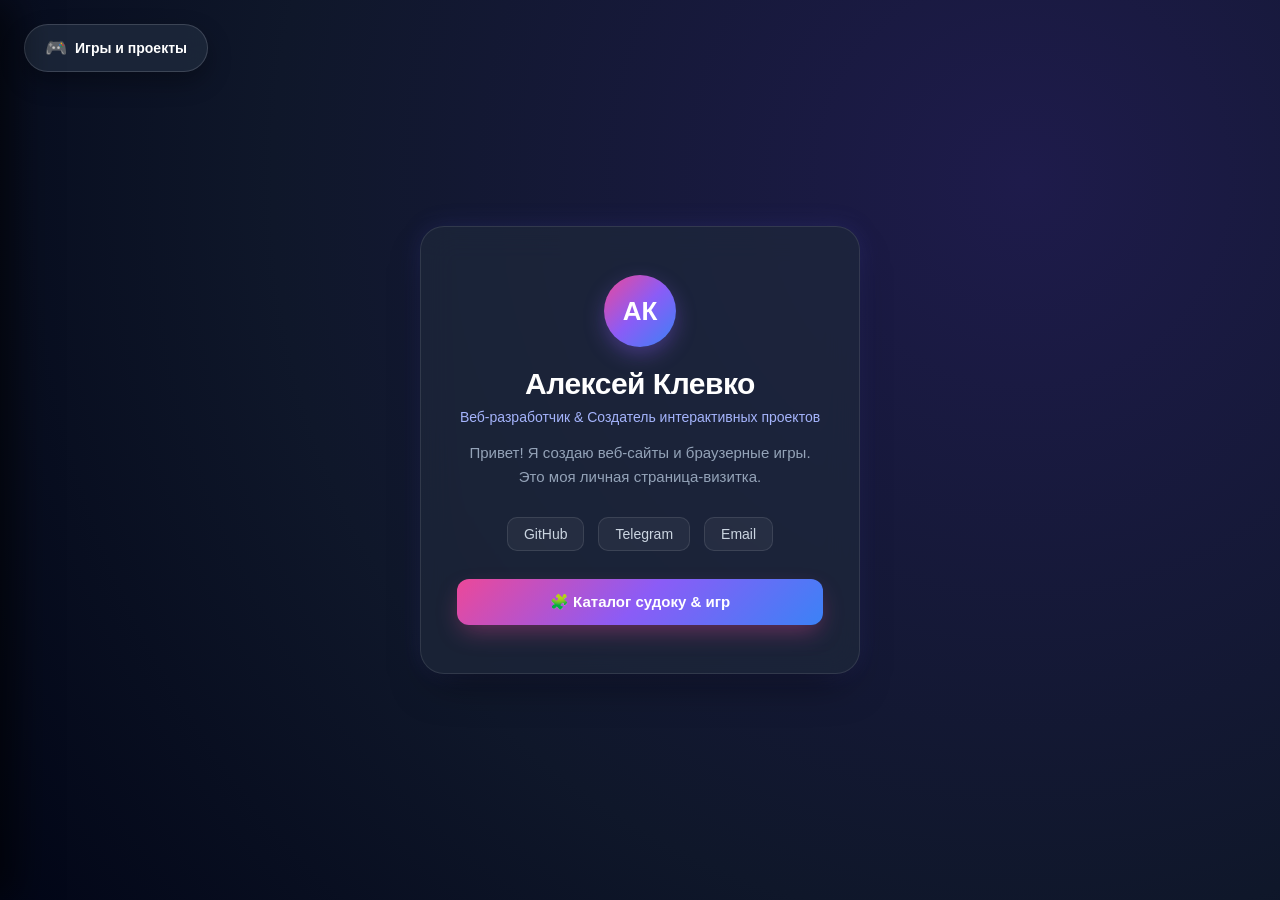
<file: src/index.html>
<!DOCTYPE html>
<html lang="ru">
<head>
    <meta charset="UTF-8">
    <meta name="viewport" content="width=device-width, initial-scale=1.0">
    <title>Алексей Клевко | Визитка & Проекты</title>
    <link rel="stylesheet" href="css/style.css">
</head>
<body>

    <!-- Кнопка вызова боковой панели слева -->
    <button id="open-drawer-btn" class="drawer-toggle-btn" aria-label="Открыть проекты и игры">
        <span class="btn-icon">🎮</span>
        <span class="btn-text">Игры и проекты</span>
    </button>

    <!-- Основная карточка-визитка -->
    <main class="card">
        <div class="avatar-circle">АК</div>
        <h1>Алексей Клевко</h1> 
        <p class="tagline">Веб-разработчик & Создатель интерактивных проектов</p>
        <p class="bio">Привет! Я создаю веб-сайты и браузерные игры. Это моя личная страница-визитка.</p>
        
        <div class="links">
            <a href="https://github.com" target="_blank" rel="noopener">GitHub</a>
            <a href="https://t.me" target="_blank" rel="noopener">Telegram</a>
            <a href="mailto:your-email@example.com">Email</a>
        </div>

        <button id="quick-play-btn" class="quick-play-link">
            <span>🧩 Каталог судоку & игр</span>
        </button>
    </main>

    <!-- Затемнение фона при открытом меню -->
    <div id="drawer-backdrop" class="drawer-backdrop"></div>

    <!-- Боковая панель слева -->
    <aside id="side-drawer" class="side-drawer" aria-hidden="true">
        <div class="drawer-header">
            <div class="drawer-title-group">
                <span class="drawer-icon">🎮</span>
                <h2>Каталог игр</h2>
            </div>
            <button id="close-drawer-btn" class="drawer-close-btn" aria-label="Закрыть панель">&times;</button>
        </div>

        <div class="drawer-content">
            <!-- Категория 1: Судоку -->
            <div class="category-block">
                <div class="category-header">
                    <span class="category-icon">🧩</span>
                    <span class="category-title">Категория: Судоку</span>
                </div>

                <!-- Главная игра: Super Sudoku (8 в 1) -->
                <div class="project-card featured">
                    <div class="card-badge">Хит • 8 в 1</div>
                    <div class="card-preview sudoku-preview">
                        <span class="preview-mini-grid">🧩</span>
                    </div>
                    <h3>Super Sudoku</h3>
                    <p>Грандиозный кольцевой пазл из 8 пересекающихся видов судоку. Общие блоки 3×3, режим Quick Focus для смартфонов и ПК!</p>
                    <div class="card-tags">
                        <span>Кольцо 8-в-1</span>
                        <span>576 ячеек</span>
                        <span>Carykh</span>
                    </div>
                    <a href="sudoku.html?mode=super" class="btn-play">
                        <span>Играть в Super Sudoku</span>
                        <svg width="18" height="18" viewBox="0 0 24 24" fill="none" stroke="currentColor" stroke-width="2" stroke-linecap="round" stroke-linejoin="round"><path d="M5 12h14M12 5l7 7-7 7"/></svg>
                    </a>
                </div>

                <!-- 8 судоку по отдельности -->
                <div class="standalone-sudoku-block">
                    <div class="standalone-header">
                        <h4>8 судоку по отдельности:</h4>
                        <span class="standalone-subtitle">Играйте в любой вариант 9×9 автономно</span>
                    </div>
                    
                    <div class="standalone-grid">
                        <a href="single-sudoku.html?variant=normal" class="variant-item-link item-normal" title="Играть в Normal Sudoku">
                            <span class="item-dot"></span>
                            <span class="item-title">Normal Sudoku</span>
                            <span class="item-tag">Классика →</span>
                        </a>
                        <a href="single-sudoku.html?variant=comparison" class="variant-item-link item-comparison" title="Играть в >Sudoku<">
                            <span class="item-dot"></span>
                            <span class="item-title">&gt;Sudoku&lt;</span>
                            <span class="item-tag">Неравенства →</span>
                        </a>
                        <a href="single-sudoku.html?variant=killer" class="variant-item-link item-killer" title="Играть в Killer Sudoku">
                            <span class="item-dot"></span>
                            <span class="item-title">Killer Sudoku</span>
                            <span class="item-tag">Суммы →</span>
                        </a>
                        <a href="single-sudoku.html?variant=sudoku_x" class="variant-item-link item-sudoku_x" title="Играть в Sudoku X">
                            <span class="item-dot"></span>
                            <span class="item-title">Sudoku X</span>
                            <span class="item-tag">Диагонали →</span>
                        </a>
                        <a href="single-sudoku.html?variant=offset" class="variant-item-link item-offset" title="Играть в Offset Sudoku">
                            <span class="item-dot"></span>
                            <span class="item-title">Offset Sudoku</span>
                            <span class="item-tag">Цвета →</span>
                        </a>
                        <a href="single-sudoku.html?variant=strange_boxes" class="variant-item-link item-strange_boxes" title="Играть в Strange Boxes">
                            <span class="item-dot"></span>
                            <span class="item-title">Strange Boxes</span>
                            <span class="item-tag">Jigsaw →</span>
                        </a>
                        <a href="single-sudoku.html?variant=consecutive" class="variant-item-link item-consecutive" title="Играть в Consecutive Sudoku">
                            <span class="item-dot"></span>
                            <span class="item-title">Consecutive</span>
                            <span class="item-tag">Мостики →</span>
                        </a>
                        <a href="single-sudoku.html?variant=addition" class="variant-item-link item-addition" title="Играть в Addition Sudoku">
                            <span class="item-dot"></span>
                            <span class="item-title">Addition Sudoku</span>
                            <span class="item-tag">Суммарное →</span>
                        </a>
                    </div>
                </div>
            </div>

            <!-- Категория 2: Другие игры -->
            <div class="category-block">
                <div class="category-header">
                    <span class="category-icon">🎲</span>
                    <span class="category-title">Категория: Другие игры</span>
                </div>
                <div class="project-card upcoming">
                    <div class="card-badge coming-soon">В разработке</div>
                    <h3>Новые головоломки</h3>
                    <p>Здесь появятся логические мини-игры (2048, Нонограммы, Сапер и др.).</p>
                </div>
            </div>
        </div>
    </aside>

    <script src="js/main.js"></script>
</body>
</html>
</file>
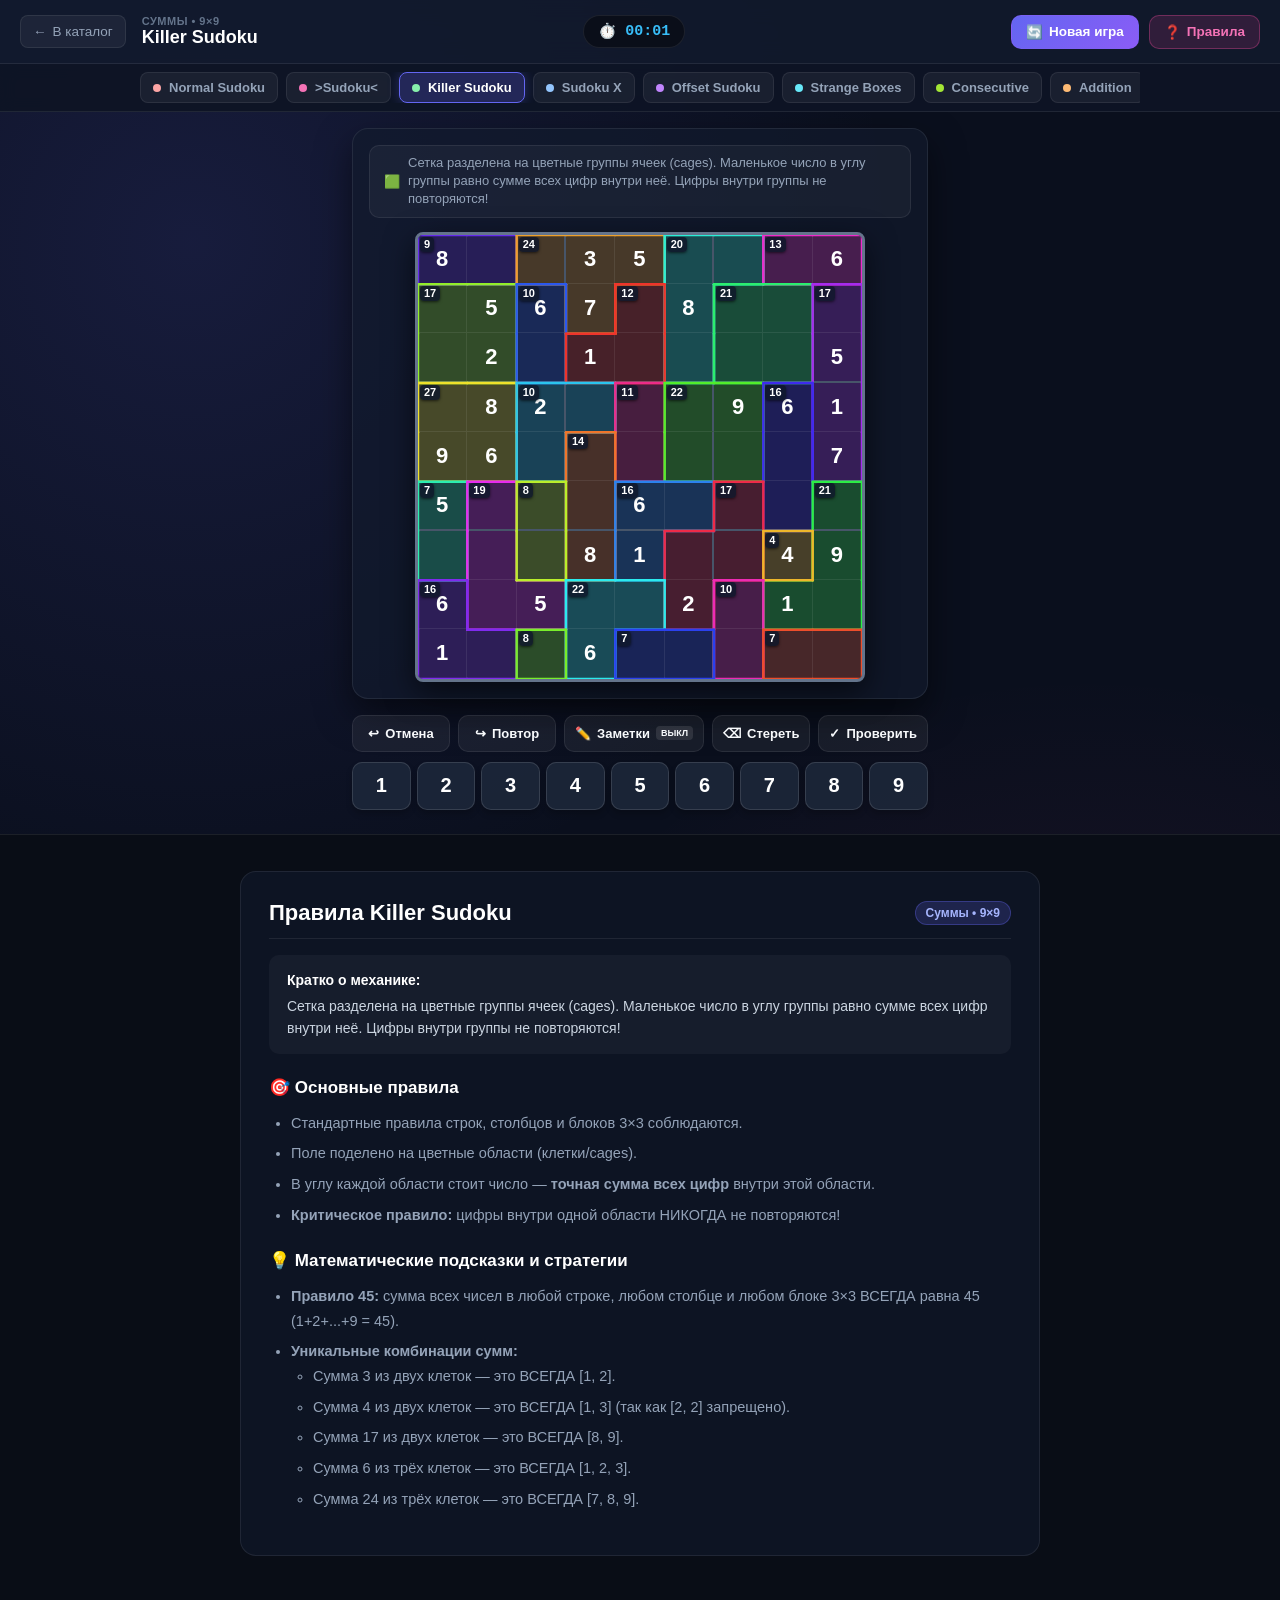
<file: src/single-sudoku.html>
<!DOCTYPE html>
<html lang="ru">
<head>
    <meta charset="UTF-8">
    <meta name="viewport" content="width=device-width, initial-scale=1.0, maximum-scale=1.0, user-scalable=no">
    <title>Одиночные судоку 9×9 | Игры Алексея Клевко</title>
    <link rel="stylesheet" href="css/single-sudoku.css">
</head>
<body>

    <!-- Шапка страницы -->
    <header class="single-header">
        <div class="header-left">
            <a href="index.html" class="btn-back" title="Вернуться на главную">
                <span class="icon">←</span>
                <span class="text">В каталог</span>
            </a>
            <div class="title-group">
                <span class="game-type-badge" id="game-badge">Одиночный режим 9×9</span>
                <h1 class="game-heading" id="game-heading">Killer Sudoku</h1>
            </div>
        </div>

        <div class="header-center">
            <div class="timer-box" id="timer-box">
                <span class="timer-icon">⏱️</span>
                <span id="timer-text">00:00</span>
            </div>
        </div>

        <div class="header-right">
            <button id="btn-new-game" class="header-action-btn primary" title="Новая случайная партия">
                <span class="btn-icon">🔄</span>
                <span class="btn-text">Новая игра</span>
            </button>
            <button id="btn-open-rules" class="header-action-btn rules-btn" title="Смотреть правила">
                <span class="btn-icon">❓</span>
                <span class="btn-text">Правила</span>
            </button>
        </div>
    </header>

    <!-- Полоса быстрого переключения между 8 вариантами судоку -->
    <nav class="variant-navbar" aria-label="Выбор варианта судоку">
        <div class="navbar-scroll">
            <button class="nav-variant-btn" data-variant="normal">
                <span class="variant-dot dot-normal"></span>
                <span>Normal Sudoku</span>
            </button>
            <button class="nav-variant-btn" data-variant="comparison">
                <span class="variant-dot dot-comparison"></span>
                <span>&gt;Sudoku&lt;</span>
            </button>
            <button class="nav-variant-btn active" data-variant="killer">
                <span class="variant-dot dot-killer"></span>
                <span>Killer Sudoku</span>
            </button>
            <button class="nav-variant-btn" data-variant="sudoku_x">
                <span class="variant-dot dot-sudoku_x"></span>
                <span>Sudoku X</span>
            </button>
            <button class="nav-variant-btn" data-variant="offset">
                <span class="variant-dot dot-offset"></span>
                <span>Offset Sudoku</span>
            </button>
            <button class="nav-variant-btn" data-variant="strange_boxes">
                <span class="variant-dot dot-strange_boxes"></span>
                <span>Strange Boxes</span>
            </button>
            <button class="nav-variant-btn" data-variant="consecutive">
                <span class="variant-dot dot-consecutive"></span>
                <span>Consecutive</span>
            </button>
            <button class="nav-variant-btn" data-variant="addition">
                <span class="variant-dot dot-addition"></span>
                <span>Addition</span>
            </button>
            <a href="sudoku.html" class="nav-variant-btn link-super" title="Открыть кольцевое Super Sudoku 8-в-1">
                <span>🧩 Super Sudoku (8 в 1) →</span>
            </a>
        </div>
    </nav>

    <!-- Игровая область: только одна сетка 9х9 -->
    <main class="single-game-layout">
        <div class="board-card">
            <!-- Краткое описание правил над полем -->
            <div class="board-subtitle-banner" id="board-subtitle-banner">
                <span class="banner-icon" id="banner-icon">🟩</span>
                <span class="banner-desc" id="banner-desc">Поле поделено на цветные области. Сумма цифр внутри области указана в углу.</span>
            </div>

            <!-- Контейнер сетки 9х9 с SVG слоем -->
            <div class="single-board-container" id="single-board-container">
                <svg id="single-svg-layer" class="single-svg-layer" viewBox="0 0 450 450">
                    <g id="svg-diagonals"></g>
                    <g id="svg-cages"></g>
                    <g id="svg-bridges"></g>
                    <g id="svg-inequalities"></g>
                    <g id="svg-jigsaw-borders"></g>
                    <g id="svg-addition-math"></g>
                </svg>

                <div class="single-cells-grid" id="single-cells-grid"></div>
            </div>
        </div>

        <!-- Панель управления и клавиатура -->
        <section class="single-keypad">
            <div class="keypad-toolbar">
                <button id="tool-undo" class="tool-btn" title="Отменить ход">
                    <span class="icon">↩</span>
                    <span>Отмена</span>
                </button>
                <button id="tool-redo" class="tool-btn" title="Повторить ход">
                    <span class="icon">↪</span>
                    <span>Повтор</span>
                </button>
                <button id="tool-pencil" class="tool-btn pencil-toggle" title="Режим заметок (Space/N)">
                    <span class="icon">✏️</span>
                    <span>Заметки</span>
                    <span class="pencil-state" id="pencil-state">ВЫКЛ</span>
                </button>
                <button id="tool-erase" class="tool-btn" title="Стереть цифру">
                    <span class="icon">⌫</span>
                    <span>Стереть</span>
                </button>
                <button id="tool-check" class="tool-btn check-btn" title="Проверить ошибки">
                    <span class="icon">✓</span>
                    <span>Проверить</span>
                </button>
            </div>

            <div class="digits-row">
                <button class="digit-key" data-digit="1">1</button>
                <button class="digit-key" data-digit="2">2</button>
                <button class="digit-key" data-digit="3">3</button>
                <button class="digit-key" data-digit="4">4</button>
                <button class="digit-key" data-digit="5">5</button>
                <button class="digit-key" data-digit="6">6</button>
                <button class="digit-key" data-digit="7">7</button>
                <button class="digit-key" data-digit="8">8</button>
                <button class="digit-key" data-digit="9">9</button>
            </div>
        </section>
    </main>

    <!-- Подробный блок правил выбранного судоку внизу -->
    <footer class="single-rules-section">
        <div class="rules-card-detailed" id="rules-card-detailed">
            <div class="rules-title-row">
                <h2 id="rules-detailed-title">Правила Killer Sudoku</h2>
                <span class="rules-tag" id="rules-detailed-tag">9×9 Головоломка</span>
            </div>
            
            <div class="rules-summary-box">
                <strong style="color: #fff;">Кратко о механике:</strong>
                <p id="rules-detailed-summary">Заполните сетку числами от 1 до 9 в каждой строке, каждом столбце и блоке 3×3. Числа в пунктирных областях должны в сумме давать число в углу.</p>
            </div>

            <div class="rules-full-content" id="rules-detailed-content">
                <!-- Подробные правила и стратегии решения -->
            </div>
        </div>
    </footer>

    <!-- Модальное окно правил -->
    <div class="modal-backdrop" id="modal-rules">
        <div class="modal-dialog">
            <div class="modal-header">
                <div class="modal-title-group">
                    <span class="modal-icon">❓</span>
                    <h3 id="modal-rules-title">Правила игры</h3>
                </div>
                <button class="modal-close-btn" data-close-modal="modal-rules">&times;</button>
            </div>
            <div class="modal-body" id="modal-rules-body">
                <!-- Контент модалки -->
            </div>
        </div>
    </div>

    <!-- Модальное окно новой игры -->
    <div class="modal-backdrop" id="modal-new-game">
        <div class="modal-dialog modal-small">
            <div class="modal-header">
                <div class="modal-title-group">
                    <span class="modal-icon">🔄</span>
                    <h3>Новая игра</h3>
                </div>
                <button class="modal-close-btn" data-close-modal="modal-new-game">&times;</button>
            </div>
            <div class="modal-body">
                <p>Выберите уровень сложности для генерации новой партии:</p>
                <div class="difficulty-list">
                    <button class="diff-btn" data-diff="diff_85">
                        <strong>Новичок (85% заполнено)</strong>
                        <span>Открыто ~69 цифр из 81. Очень комфортный старт.</span>
                    </button>
                    <button class="diff-btn featured" data-diff="diff_70">
                        <strong>Легкая (70% заполнено)</strong>
                        <span>Открыто ~57 цифр. Множество подсказок.</span>
                    </button>
                    <button class="diff-btn" data-diff="diff_55">
                        <strong>Средняя (55% заполнено)</strong>
                        <span>Открыто ~45 цифр. Сбалансированный вызов.</span>
                    </button>
                    <button class="diff-btn" data-diff="diff_40">
                        <strong>Сложная (40% заполнено)</strong>
                        <span>Открыто ~32 цифры. Упор на логику варианта.</span>
                    </button>
                    <button class="diff-btn" data-diff="diff_30">
                        <strong>Эксперт (30% заполнено)</strong>
                        <span>Открыто ~24 цифры. Глубокий логический анализ.</span>
                    </button>
                </div>
            </div>
        </div>
    </div>

    <!-- Модальное окно победы -->
    <div class="modal-backdrop" id="modal-victory">
        <div class="modal-dialog modal-small victory-dialog">
            <div class="victory-icon">🏆</div>
            <h2>Судоку решено!</h2>
            <p>Отличная работа! Вы успешно заполнили поле без единой ошибки.</p>
            <div class="victory-time-box">
                <span>Время решения:</span>
                <strong id="victory-time">00:00</strong>
            </div>
            <button class="btn-primary" id="btn-victory-restart">Сыграть ещё раз</button>
        </div>
    </div>

    <!-- Toast уведомления -->
    <div class="toast-box" id="toast-box"></div>

    <script src="js/single-sudoku.js"></script>
</body>
</html>
</file>
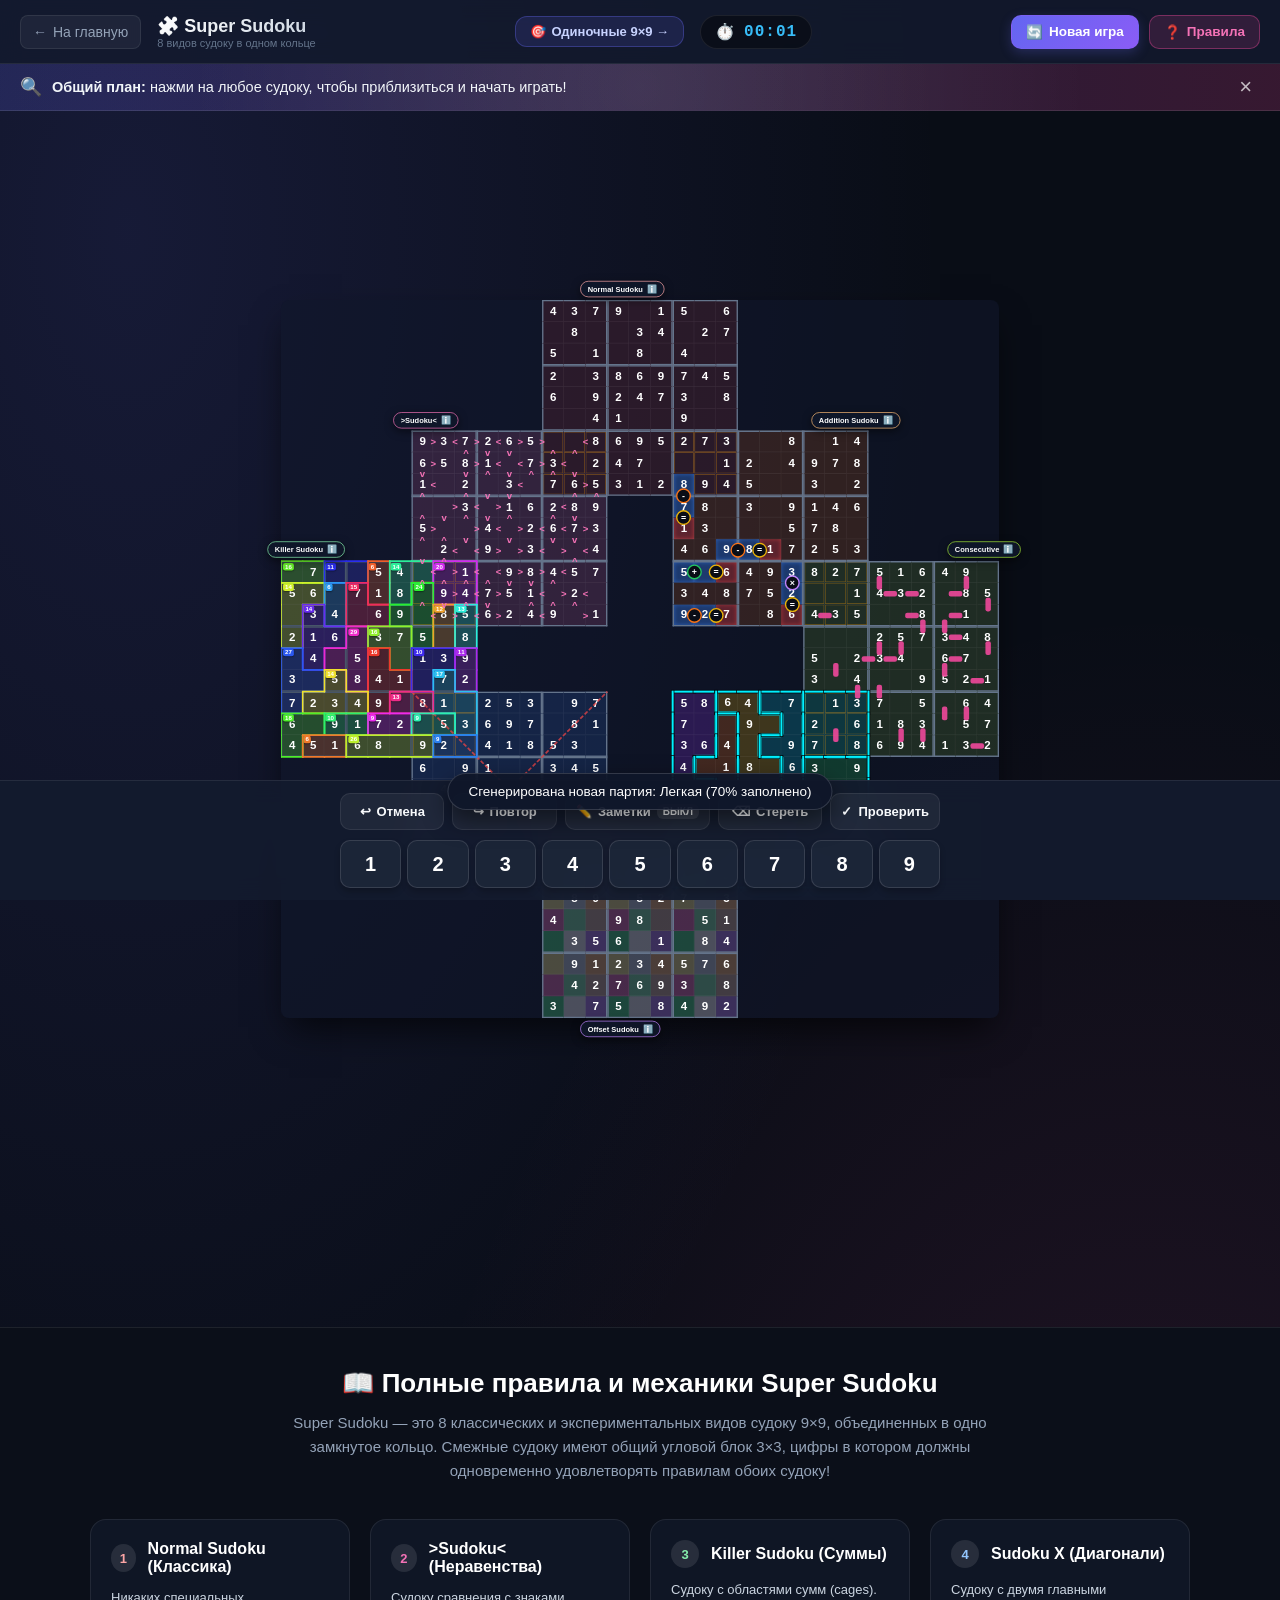
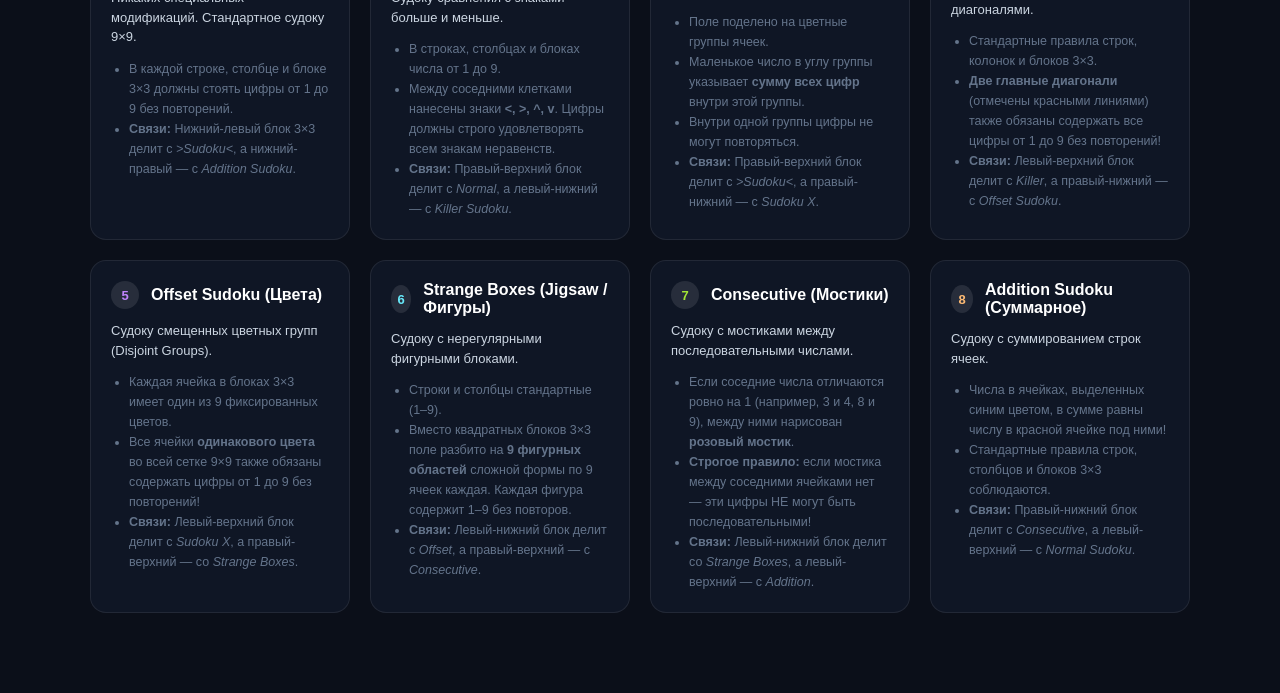
<file: src/sudoku.html>
<!DOCTYPE html>
<html lang="ru">
<head>
    <meta charset="UTF-8">
    <meta name="viewport" content="width=device-width, initial-scale=1.0, maximum-scale=1.0, user-scalable=no">
    <title>Super Sudoku (8 в 1) | Мега-головоломка</title>
    <link rel="stylesheet" href="css/sudoku.css">
</head>
<body class="mode-overview">

    <!-- Верхняя панель управления (Header) -->
    <header class="game-header">
        <div class="header-left">
            <a href="index.html" class="btn-back-home" title="Вернуться на главную">
                <span class="icon">←</span>
                <span class="text">На главную</span>
            </a>
            <div class="game-title-group">
                <h1 class="game-title" id="main-page-title">🧩 Super Sudoku</h1>
                <span class="game-subtitle" id="main-page-subtitle">8 видов судоку в одном кольце</span>
            </div>
        </div>

        <div class="header-center">
            <!-- Ссылка на одиночные судоку -->
            <a href="single-sudoku.html" class="header-single-link" title="Открыть 8 вариантов судоку 9×9 автономно">
                <span class="link-icon">🎯</span>
                <span class="link-text">Одиночные 9×9 →</span>
            </a>

            <div class="timer-badge" id="timer-display" title="Время игры">
                <span class="timer-icon">⏱️</span>
                <span id="timer-text">00:00</span>
            </div>
        </div>

        <div class="header-right">
            <button id="btn-new-game" class="header-btn primary" title="Начать новую игру">
                <span class="btn-icon">🔄</span>
                <span class="btn-text">Новая игра</span>
            </button>
            <button id="btn-open-rules" class="header-btn rules-btn" title="Смотреть правила игры" aria-label="Правила игры">
                <span class="rules-badge">❓</span>
                <span class="btn-text">Правила</span>
            </button>
        </div>
    </header>

    <!-- Баннер начального общего плана (Overview) -->
    <div class="overview-banner" id="overview-banner">
        <div class="banner-pulse"></div>
        <span class="banner-icon">🔍</span>
        <span class="banner-text"><strong>Общий план:</strong> нажми на любое судоку, чтобы приблизиться и начать играть!</span>
        <button id="overview-banner-close" class="banner-close-btn" title="Скрыть подсказку" aria-label="Скрыть подсказку">&times;</button>
    </div>

    <!-- Панель быстрой навигации и фокусировки (Focus Navigation Bar) -->
    <div class="focus-bar" id="focus-bar">
        <button id="btn-back-overview" class="btn-focus-back" title="Вернуться к общему виду всех 8 судоку">
            <span class="btn-icon">🔍</span>
            <span class="btn-text">Общий план</span>
        </button>

        <div class="focus-title-group">
            <span class="focus-badge" id="focus-badge">1 / 8</span>
            <span class="focus-title" id="focus-title">Normal Sudoku</span>
            <button class="btn-variant-info" id="focus-variant-info-btn" title="Правила этого варианта">
                ℹ️ Правила
            </button>
        </div>

        <div class="focus-nav-controls">
            <button class="nav-arrow-btn" id="nav-prev-btn" title="Предыдущее судоку (против часовой)">⬅️</button>
            <select id="quick-jump-select" class="quick-jump-select" aria-label="Выбор активного судоку">
                <option value="normal">1. Normal Sudoku (Сверху)</option>
                <option value="comparison">2. >Sudoku< (Сверху-слева)</option>
                <option value="killer">3. Killer Sudoku (Слева)</option>
                <option value="sudoku_x">4. Sudoku X (Снизу-слева)</option>
                <option value="offset">5. Offset Sudoku (Снизу)</option>
                <option value="strange_boxes">6. Strange Boxes (Снизу-справа)</option>
                <option value="consecutive">7. Consecutive Sudoku (Справа)</option>
                <option value="addition">8. Addition Sudoku (Сверху-справа)</option>
            </select>
            <button class="nav-arrow-btn" id="nav-next-btn" title="Следующее судоку (по часовой)">➡️</button>
        </div>
    </div>

    <!-- Основная игровая зона -->
    <main class="game-viewport" id="game-viewport">
        <!-- Контейнер масштабирования и центрирования поля -->
        <div class="board-wrapper" id="board-wrapper">
            <!-- Сетка 33x33 с SVG наложением -->
            <div class="board-container" id="board-container">
                <!-- SVG-слой для мостиков, неравенств, рамок сумм, диагоналей -->
                <svg id="board-svg-layer" class="board-svg" viewBox="0 0 1056 1056" preserveAspectRatio="none">
                    <defs>
                        <linearGradient id="diagGrad" x1="0%" y1="0%" x2="100%" y2="100%">
                            <stop offset="0%" stop-color="#ef4444" stop-opacity="0.8"/>
                            <stop offset="100%" stop-color="#f87171" stop-opacity="0.8"/>
                        </linearGradient>
                    </defs>
                    <!-- Линии диагоналей Sudoku X -->
                    <g id="svg-diagonals"></g>
                    <!-- Клетки сумм Killer Sudoku -->
                    <g id="svg-killer-cages"></g>
                    <!-- Жирные черные границы 3x3 для Killer Sudoku -->
                    <g id="svg-killer-grid"></g>
                    <!-- Границы фигурных блоков Strange Boxes (Jigsaw) -->
                    <g id="svg-jigsaw-borders"></g>
                    <!-- Мостики Consecutive Sudoku -->
                    <g id="svg-consecutive-bridges"></g>
                    <!-- Знаки неравенств >Sudoku< -->
                    <g id="svg-inequalities"></g>
                    <!-- Математические загадки (+, -, *, /, =) для Addition Sudoku -->
                    <g id="svg-addition-math"></g>
                </svg>

                <!-- DOM-сетка ячеек -->
                <div class="cells-grid" id="cells-grid"></div>

                <!-- Интерактивные заголовки каждого из 8 судоку на поле -->
                <div class="variant-label-badge badge-normal" data-sudoku="normal">
                    <span class="label-name">Normal Sudoku</span>
                    <button class="label-info-trigger" data-variant="normal" title="Правила">ℹ️</button>
                </div>
                <div class="variant-label-badge badge-comparison" data-sudoku="comparison">
                    <span class="label-name">&gt;Sudoku&lt;</span>
                    <button class="label-info-trigger" data-variant="comparison" title="Правила">ℹ️</button>
                </div>
                <div class="variant-label-badge badge-killer" data-sudoku="killer">
                    <span class="label-name">Killer Sudoku</span>
                    <button class="label-info-trigger" data-variant="killer" title="Правила">ℹ️</button>
                </div>
                <div class="variant-label-badge badge-sudoku_x" data-sudoku="sudoku_x">
                    <span class="label-name">Sudoku X</span>
                    <button class="label-info-trigger" data-variant="sudoku_x" title="Правила">ℹ️</button>
                </div>
                <div class="variant-label-badge badge-offset" data-sudoku="offset">
                    <span class="label-name">Offset Sudoku</span>
                    <button class="label-info-trigger" data-variant="offset" title="Правила">ℹ️</button>
                </div>
                <div class="variant-label-badge badge-strange_boxes" data-sudoku="strange_boxes">
                    <span class="label-name">Strange Boxes</span>
                    <button class="label-info-trigger" data-variant="strange_boxes" title="Правила">ℹ️</button>
                </div>
                <div class="variant-label-badge badge-consecutive" data-sudoku="consecutive">
                    <span class="label-name">Consecutive</span>
                    <button class="label-info-trigger" data-variant="consecutive" title="Правила">ℹ️</button>
                </div>
                <div class="variant-label-badge badge-addition" data-sudoku="addition">
                    <span class="label-name">Addition Sudoku</span>
                    <button class="label-info-trigger" data-variant="addition" title="Правила">ℹ️</button>
                </div>
            </div>
        </div>
    </main>

    <!-- Панель управления вводом (Keypad & Actions) -->
    <section class="game-keypad" id="game-keypad">
        <div class="keypad-tools">
            <button id="tool-undo" class="tool-btn" title="Отменить ход (Ctrl+Z)">
                <span class="tool-icon">↩</span>
                <span class="tool-text">Отмена</span>
            </button>
            <button id="tool-redo" class="tool-btn" title="Повторить ход (Ctrl+Y)">
                <span class="tool-icon">↪</span>
                <span class="tool-text">Повтор</span>
            </button>
            <button id="tool-pencil" class="tool-btn pencil-toggle" title="Режим заметок карандашом (Space)">
                <span class="tool-icon">✏️</span>
                <span class="tool-text">Заметки</span>
                <span class="pencil-indicator" id="pencil-indicator">ВЫКЛ</span>
            </button>
            <button id="tool-erase" class="tool-btn" title="Стереть цифру (Delete/Backspace)">
                <span class="tool-icon">⌫</span>
                <span class="tool-text">Стереть</span>
            </button>
            <button id="tool-check" class="tool-btn check-btn" title="Проверить текущие ошибки">
                <span class="tool-icon">✓</span>
                <span class="tool-text">Проверить</span>
            </button>
        </div>

        <div class="keypad-digits">
            <button class="digit-btn" data-digit="1">1</button>
            <button class="digit-btn" data-digit="2">2</button>
            <button class="digit-btn" data-digit="3">3</button>
            <button class="digit-btn" data-digit="4">4</button>
            <button class="digit-btn" data-digit="5">5</button>
            <button class="digit-btn" data-digit="6">6</button>
            <button class="digit-btn" data-digit="7">7</button>
            <button class="digit-btn" data-digit="8">8</button>
            <button class="digit-btn" data-digit="9">9</button>
        </div>
    </section>

    <!-- Подробный блок описания правил снизу страницы -->
    <footer class="rules-bottom-section">
        <div class="rules-container">
            <div class="rules-section-header">
                <h2>📖 Полные правила и механики Super Sudoku</h2>
                <p>Super Sudoku — это 8 классических и экспериментальных видов судоку 9×9, объединенных в одно замкнутое кольцо. Смежные судоку имеют общий угловой блок 3×3, цифры в котором должны одновременно удовлетворять правилам обоих судоку!</p>
            </div>

            <div class="rules-grid">
                <!-- Карточка 1: Normal Sudoku -->
                <div class="rule-card" id="rule-desc-normal">
                    <div class="rule-card-header card-normal">
                        <span class="rule-num">1</span>
                        <h3>Normal Sudoku (Классика)</h3>
                    </div>
                    <p class="rule-summary">Никаких специальных модификаций. Стандартное судоку 9×9.</p>
                    <ul class="rule-list">
                        <li>В каждой строке, столбце и блоке 3×3 должны стоять цифры от 1 до 9 без повторений.</li>
                        <li><strong>Связи:</strong> Нижний-левый блок 3×3 делит с <em>&gt;Sudoku&lt;</em>, а нижний-правый — с <em>Addition Sudoku</em>.</li>
                    </ul>
                </div>

                <!-- Карточка 2: >Sudoku< -->
                <div class="rule-card" id="rule-desc-comparison">
                    <div class="rule-card-header card-comparison">
                        <span class="rule-num">2</span>
                        <h3>&gt;Sudoku&lt; (Неравенства)</h3>
                    </div>
                    <p class="rule-summary">Судоку сравнения с знаками больше и меньше.</p>
                    <ul class="rule-list">
                        <li>В строках, столбцах и блоках числа от 1 до 9.</li>
                        <li>Между соседними клетками нанесены знаки <strong>&lt;, &gt;, ^, v</strong>. Цифры должны строго удовлетворять всем знакам неравенств.</li>
                        <li><strong>Связи:</strong> Правый-верхний блок делит с <em>Normal</em>, а левый-нижний — с <em>Killer Sudoku</em>.</li>
                    </ul>
                </div>

                <!-- Карточка 3: Killer Sudoku -->
                <div class="rule-card" id="rule-desc-killer">
                    <div class="rule-card-header card-killer">
                        <span class="rule-num">3</span>
                        <h3>Killer Sudoku (Суммы)</h3>
                    </div>
                    <p class="rule-summary">Судоку с областями сумм (cages).</p>
                    <ul class="rule-list">
                        <li>Поле поделено на цветные группы ячеек.</li>
                        <li>Маленькое число в углу группы указывает <strong>сумму всех цифр</strong> внутри этой группы.</li>
                        <li>Внутри одной группы цифры не могут повторяться.</li>
                        <li><strong>Связи:</strong> Правый-верхний блок делит с <em>&gt;Sudoku&lt;</em>, а правый-нижний — с <em>Sudoku X</em>.</li>
                    </ul>
                </div>

                <!-- Карточка 4: Sudoku X -->
                <div class="rule-card" id="rule-desc-sudoku_x">
                    <div class="rule-card-header card-sudoku_x">
                        <span class="rule-num">4</span>
                        <h3>Sudoku X (Диагонали)</h3>
                    </div>
                    <p class="rule-summary">Судоку с двумя главными диагоналями.</p>
                    <ul class="rule-list">
                        <li>Стандартные правила строк, колонок и блоков 3×3.</li>
                        <li><strong>Две главные диагонали</strong> (отмечены красными линиями) также обязаны содержать все цифры от 1 до 9 без повторений!</li>
                        <li><strong>Связи:</strong> Левый-верхний блок делит с <em>Killer</em>, а правый-нижний — с <em>Offset Sudoku</em>.</li>
                    </ul>
                </div>

                <!-- Карточка 5: Offset Sudoku -->
                <div class="rule-card" id="rule-desc-offset">
                    <div class="rule-card-header card-offset">
                        <span class="rule-num">5</span>
                        <h3>Offset Sudoku (Цвета)</h3>
                    </div>
                    <p class="rule-summary">Судоку смещенных цветных групп (Disjoint Groups).</p>
                    <ul class="rule-list">
                        <li>Каждая ячейка в блоках 3×3 имеет один из 9 фиксированных цветов.</li>
                        <li>Все ячейки <strong>одинакового цвета</strong> во всей сетке 9×9 также обязаны содержать цифры от 1 до 9 без повторений!</li>
                        <li><strong>Связи:</strong> Левый-верхний блок делит с <em>Sudoku X</em>, а правый-верхний — со <em>Strange Boxes</em>.</li>
                    </ul>
                </div>

                <!-- Карточка 6: Strange Boxes -->
                <div class="rule-card" id="rule-desc-strange_boxes">
                    <div class="rule-card-header card-strange_boxes">
                        <span class="rule-num">6</span>
                        <h3>Strange Boxes (Jigsaw / Фигуры)</h3>
                    </div>
                    <p class="rule-summary">Судоку с нерегулярными фигурными блоками.</p>
                    <ul class="rule-list">
                        <li>Строки и столбцы стандартные (1–9).</li>
                        <li>Вместо квадратных блоков 3×3 поле разбито на <strong>9 фигурных областей</strong> сложной формы по 9 ячеек каждая. Каждая фигура содержит 1–9 без повторов.</li>
                        <li><strong>Связи:</strong> Левый-нижний блок делит с <em>Offset</em>, а правый-верхний — с <em>Consecutive</em>.</li>
                    </ul>
                </div>

                <!-- Карточка 7: Consecutive Sudoku -->
                <div class="rule-card" id="rule-desc-consecutive">
                    <div class="rule-card-header card-consecutive">
                        <span class="rule-num">7</span>
                        <h3>Consecutive (Мостики)</h3>
                    </div>
                    <p class="rule-summary">Судоку с мостиками между последовательными числами.</p>
                    <ul class="rule-list">
                        <li>Если соседние числа отличаются ровно на 1 (например, 3 и 4, 8 и 9), между ними нарисован <strong>розовый мостик</strong>.</li>
                        <li><strong>Строгое правило:</strong> если мостика между соседними ячейками нет — эти цифры НЕ могут быть последовательными!</li>
                        <li><strong>Связи:</strong> Левый-нижний блок делит со <em>Strange Boxes</em>, а левый-верхний — с <em>Addition</em>.</li>
                    </ul>
                </div>

                <!-- Карточка 8: Addition Sudoku -->
                <div class="rule-card" id="rule-desc-addition">
                    <div class="rule-card-header card-addition">
                        <span class="rule-num">8</span>
                        <h3>Addition Sudoku (Суммарное)</h3>
                    </div>
                    <p class="rule-summary">Судоку с суммированием строк ячеек.</p>
                    <ul class="rule-list">
                        <li>Числа в ячейках, выделенных синим цветом, в сумме равны числу в красной ячейке под ними!</li>
                        <li>Стандартные правила строк, столбцов и блоков 3×3 соблюдаются.</li>
                        <li><strong>Связи:</strong> Правый-нижний блок делит с <em>Consecutive</em>, а левый-верхний — с <em>Normal Sudoku</em>.</li>
                    </ul>
                </div>
            </div>
        </div>
    </footer>

    <!-- Модальное окно: Общие правила игры (кнопка ❓) -->
    <div class="modal-backdrop" id="modal-rules">
        <div class="modal-dialog modal-rules-dialog">
            <div class="modal-header">
                <div class="modal-title-group">
                    <span class="modal-icon">❓</span>
                    <h3>Справочник правил Super Sudoku</h3>
                </div>
                <button class="modal-close-btn" data-close-modal="modal-rules">&times;</button>
            </div>
            <div class="modal-tabs" id="modal-rules-tabs">
                <button class="tab-btn active" data-tab="all">🌟 Все</button>
                <button class="tab-btn" data-tab="normal">1. Normal</button>
                <button class="tab-btn" data-tab="comparison">2. &gt;Sudoku&lt;</button>
                <button class="tab-btn" data-tab="killer">3. Killer</button>
                <button class="tab-btn" data-tab="sudoku_x">4. Sudoku X</button>
                <button class="tab-btn" data-tab="offset">5. Offset</button>
                <button class="tab-btn" data-tab="strange_boxes">6. Strange Boxes</button>
                <button class="tab-btn" data-tab="consecutive">7. Consecutive</button>
                <button class="tab-btn" data-tab="addition">8. Addition</button>
                <button class="tab-btn" data-tab="overlaps">🔄 Пересечения</button>
            </div>
            <div class="modal-body" id="modal-rules-body">
                <!-- Контент генерируется динамически -->
            </div>
        </div>
    </div>

    <!-- Модальное окно: Правила конкретного судоку -->
    <div class="modal-backdrop" id="modal-variant-info">
        <div class="modal-dialog modal-variant-dialog">
            <div class="modal-header">
                <div class="modal-title-group">
                    <span class="variant-pill-badge" id="modal-variant-badge">1</span>
                    <h3 id="modal-variant-title">Normal Sudoku</h3>
                </div>
                <button class="modal-close-btn" data-close-modal="modal-variant-info">&times;</button>
            </div>
            <div class="modal-body" id="modal-variant-content">
                <!-- Описание конкретного судоку -->
            </div>
            <div class="modal-footer">
                <button class="btn-primary" id="btn-focus-this-variant">Фокусироваться на этом судоку</button>
            </div>
        </div>
    </div>

    <!-- Модальное окно: Новая игра / Выбор уровня -->
    <div class="modal-backdrop" id="modal-new-game">
        <div class="modal-dialog modal-small">
            <div class="modal-header">
                <div class="modal-title-group">
                    <span class="modal-icon">🔄</span>
                    <h3>Начать новую игру</h3>
                </div>
                <button class="modal-close-btn" data-close-modal="modal-new-game">&times;</button>
            </div>
            <div class="modal-body">
                <p class="modal-intro">Выберите вариант игры. Прогресс текущей партии будет перезаписан.</p>
                <div class="level-options">
                    <button class="level-btn" data-level="diff_85">
                        <div class="level-badge" style="background: #22c55e;">Новичок</div>
                        <div class="level-title">85% заполнено</div>
                        <div class="level-desc">Случайная генерация: открыто ~490 цифр из 576. Максимально комфортный старт.</div>
                    </button>
                    <button class="level-btn featured" data-level="diff_70">
                        <div class="level-badge" style="background: #3b82f6;">Легкая</div>
                        <div class="level-title">70% заполнено</div>
                        <div class="level-desc">Случайная генерация: открыто ~403 цифры. Множество подсказок.</div>
                    </button>
                    <button class="level-btn" data-level="diff_55">
                        <div class="level-badge" style="background: #eab308;">Средняя</div>
                        <div class="level-title">55% заполнено</div>
                        <div class="level-desc">Случайная генерация: открыто ~317 цифр. Сбалансированная сложность.</div>
                    </button>
                    <button class="level-btn" data-level="diff_40">
                        <div class="level-badge" style="background: #f97316;">Сложная</div>
                        <div class="level-title">40% заполнено</div>
                        <div class="level-desc">Случайная генерация: открыто ~230 цифр. Настоящий вызов для логики.</div>
                    </button>
                    <button class="level-btn" data-level="diff_30">
                        <div class="level-badge" style="background: #ef4444;">Эксперт</div>
                        <div class="level-title">30% заполнено</div>
                        <div class="level-desc">Случайная генерация: открыто ~173 цифры. Глубокий анализ всех 8 вариантов.</div>
                    </button>
                </div>
            </div>
        </div>
    </div>

    <!-- Модальное окно победы -->
    <div class="modal-backdrop" id="modal-victory">
        <div class="modal-dialog modal-victory-dialog">
            <div class="victory-header">
                <span class="victory-trophy">🏆</span>
                <h2>Поздравляем с победой!</h2>
                <p>Вы успешно решили невероятный Super Sudoku из 8 перекрывающихся полей!</p>
            </div>
            <div class="victory-stats">
                <div class="stat-box">
                    <span class="stat-label">Время решения:</span>
                    <span class="stat-val" id="victory-time">00:00</span>
                </div>
                <div class="stat-box">
                    <span class="stat-label">Решено ячеек:</span>
                    <span class="stat-val">576 / 576</span>
                </div>
            </div>
            <div class="modal-footer">
                <button class="btn-primary" id="btn-victory-new">Новая игра</button>
            </div>
        </div>
    </div>

    <!-- Уведомления toast -->
    <div class="toast-container" id="toast-container"></div>

    <script src="js/sudoku.js"></script>
</body>
</html>
</file>
<file: src/css/style.css>
:root {
    --primary: #4f46e5;
    --primary-hover: #4338ca;
    --bg: #0f172a;
    --card-bg: rgba(30, 41, 59, 0.7);
    --card-border: rgba(255, 255, 255, 0.1);
    --text-main: #f8fafc;
    --text-muted: #94a3b8;
    --accent-sudoku: linear-gradient(135deg, #ec4899, #8b5cf6, #3b82f6);

    /* Цвета 8 вариантов */
    --c-normal: #fca5a5;
    --c-comparison: #f472b6;
    --c-killer: #86efac;
    --c-sudoku_x: #93c5fd;
    --c-offset: #c084fc;
    --c-strange_boxes: #67e8f9;
    --c-consecutive: #a3e635;
    --c-addition: #fdba74;
}

* {
    box-sizing: border-box;
}

body {
    font-family: -apple-system, BlinkMacSystemFont, "Segoe UI", Roboto, Helvetica, Arial, sans-serif;
    background: radial-gradient(circle at 80% 20%, #1e1b4b 0%, #0f172a 60%, #020617 100%);
    color: var(--text-main);
    margin: 0;
    padding: 20px;
    display: flex;
    justify-content: center;
    align-items: center;
    min-height: 100vh;
    overflow-x: hidden;
}

/* Карточка визитки */
.card {
    background: var(--card-bg);
    backdrop-filter: blur(16px);
    -webkit-backdrop-filter: blur(16px);
    border: 1px solid var(--card-border);
    padding: 48px 36px;
    border-radius: 24px;
    box-shadow: 0 20px 40px -15px rgba(0, 0, 0, 0.5), 0 0 25px rgba(99, 102, 241, 0.15);
    text-align: center;
    max-width: 440px;
    width: 100%;
    animation: fadeIn 0.6s ease-out;
    position: relative;
    z-index: 1;
}

@keyframes fadeIn {
    from { opacity: 0; transform: translateY(20px); }
    to { opacity: 1; transform: translateY(0); }
}

.avatar-circle {
    width: 72px;
    height: 72px;
    margin: 0 auto 20px auto;
    border-radius: 50%;
    background: var(--accent-sudoku);
    display: flex;
    align-items: center;
    justify-content: center;
    font-size: 26px;
    font-weight: 700;
    color: white;
    box-shadow: 0 8px 20px rgba(139, 92, 246, 0.35);
}

h1 {
    margin: 0 0 8px 0;
    font-size: 30px;
    font-weight: 700;
    letter-spacing: -0.5px;
    color: #fff;
}

.tagline {
    color: #a5b4fc;
    font-size: 14px;
    font-weight: 500;
    margin: 0 0 16px 0;
}

.bio {
    color: var(--text-muted);
    font-size: 15px;
    line-height: 1.6;
    margin: 0 0 28px 0;
}

.links {
    display: flex;
    justify-content: center;
    gap: 14px;
    margin-bottom: 28px;
}

.links a {
    display: inline-flex;
    align-items: center;
    padding: 8px 16px;
    background: rgba(255, 255, 255, 0.05);
    border: 1px solid rgba(255, 255, 255, 0.1);
    border-radius: 10px;
    color: #cbd5e1;
    text-decoration: none;
    font-size: 14px;
    font-weight: 500;
    transition: all 0.2s ease;
}

.links a:hover {
    background: rgba(255, 255, 255, 0.12);
    color: #fff;
    transform: translateY(-2px);
    border-color: rgba(255, 255, 255, 0.25);
}

.quick-play-link {
    width: 100%;
    padding: 14px 20px;
    background: var(--accent-sudoku);
    color: white;
    border: none;
    border-radius: 12px;
    font-size: 15px;
    font-weight: 600;
    cursor: pointer;
    box-shadow: 0 10px 25px -5px rgba(236, 72, 153, 0.4);
    transition: all 0.2s ease;
    display: flex;
    align-items: center;
    justify-content: center;
    gap: 8px;
}

.quick-play-link:hover {
    transform: translateY(-2px);
    box-shadow: 0 14px 30px -5px rgba(236, 72, 153, 0.6);
}

/* Кнопка открытия боковой панели слева */
.drawer-toggle-btn {
    position: fixed;
    top: 24px;
    left: 24px;
    z-index: 90;
    display: flex;
    align-items: center;
    gap: 8px;
    padding: 12px 20px;
    background: rgba(30, 41, 59, 0.85);
    backdrop-filter: blur(12px);
    -webkit-backdrop-filter: blur(12px);
    border: 1px solid rgba(255, 255, 255, 0.15);
    color: #fff;
    border-radius: 50px;
    font-size: 14px;
    font-weight: 600;
    cursor: pointer;
    box-shadow: 0 10px 25px rgba(0, 0, 0, 0.3);
    transition: all 0.25s cubic-bezier(0.16, 1, 0.3, 1);
}

.drawer-toggle-btn:hover {
    background: rgba(51, 65, 85, 0.95);
    transform: scale(1.04);
    border-color: rgba(255, 255, 255, 0.3);
}

.drawer-toggle-btn .btn-icon {
    font-size: 18px;
}

/* Боковая панель (Drawer) слева */
.side-drawer {
    position: fixed;
    top: 0;
    left: 0;
    right: auto;
    bottom: 0;
    width: 420px;
    max-width: 92vw;
    background: #0f172a;
    border-right: 1px solid rgba(255, 255, 255, 0.1);
    box-shadow: 15px 0 35px rgba(0, 0, 0, 0.6);
    z-index: 100;
    transform: translateX(-100%);
    transition: transform 0.35s cubic-bezier(0.16, 1, 0.3, 1);
    display: flex;
    flex-direction: column;
}

.side-drawer.open {
    transform: translateX(0);
}

.drawer-backdrop {
    position: fixed;
    top: 0;
    left: 0;
    right: 0;
    bottom: 0;
    background: rgba(0, 0, 0, 0.6);
    backdrop-filter: blur(4px);
    z-index: 95;
    opacity: 0;
    pointer-events: none;
    transition: opacity 0.3s ease;
}

.drawer-backdrop.active {
    opacity: 1;
    pointer-events: auto;
}

.drawer-header {
    padding: 24px;
    border-bottom: 1px solid rgba(255, 255, 255, 0.08);
    display: flex;
    justify-content: space-between;
    align-items: center;
}

.drawer-title-group {
    display: flex;
    align-items: center;
    gap: 10px;
}

.drawer-icon {
    font-size: 22px;
}

.drawer-header h2 {
    margin: 0;
    font-size: 20px;
    color: #fff;
    font-weight: 700;
}

.drawer-close-btn {
    background: none;
    border: none;
    color: var(--text-muted);
    font-size: 30px;
    cursor: pointer;
    line-height: 1;
    padding: 4px 8px;
    border-radius: 8px;
    transition: color 0.2s;
}

.drawer-close-btn:hover {
    color: #fff;
    background: rgba(255, 255, 255, 0.05);
}

.drawer-content {
    padding: 20px 24px;
    overflow-y: auto;
    flex: 1;
    display: flex;
    flex-direction: column;
    gap: 24px;
}

/* Блоки категорий */
.category-block {
    display: flex;
    flex-direction: column;
    gap: 14px;
}

.category-header {
    display: flex;
    align-items: center;
    gap: 8px;
    padding-bottom: 6px;
    border-bottom: 1px solid rgba(255, 255, 255, 0.08);
}

.category-icon {
    font-size: 16px;
}

.category-title {
    font-size: 13px;
    font-weight: 700;
    text-transform: uppercase;
    letter-spacing: 0.8px;
    color: #a5b4fc;
}

/* Карточки проектов */
.project-card {
    background: rgba(30, 41, 59, 0.6);
    border: 1px solid rgba(255, 255, 255, 0.08);
    border-radius: 16px;
    padding: 20px;
    position: relative;
    transition: all 0.25s ease;
}

.project-card.featured {
    border-color: rgba(139, 92, 246, 0.4);
    background: linear-gradient(180deg, rgba(30, 41, 59, 0.8) 0%, rgba(20, 24, 40, 0.9) 100%);
    box-shadow: 0 8px 25px -5px rgba(139, 92, 246, 0.15);
}

.project-card.featured:hover {
    transform: translateY(-3px);
    border-color: rgba(139, 92, 246, 0.7);
    box-shadow: 0 12px 30px -5px rgba(139, 92, 246, 0.3);
}

.card-badge {
    position: absolute;
    top: 14px;
    right: 14px;
    background: var(--accent-sudoku);
    color: #fff;
    font-size: 11px;
    font-weight: 700;
    padding: 4px 10px;
    border-radius: 20px;
    text-transform: uppercase;
    letter-spacing: 0.5px;
}

.card-badge.coming-soon {
    background: rgba(255, 255, 255, 0.1);
    color: #94a3b8;
}

.card-preview {
    height: 70px;
    border-radius: 10px;
    display: flex;
    align-items: center;
    justify-content: center;
    margin-bottom: 14px;
    background: rgba(15, 23, 42, 0.6);
}

.card-preview.sudoku-preview {
    background: radial-gradient(circle at center, rgba(139, 92, 246, 0.2), transparent 70%);
    border: 1px dashed rgba(139, 92, 246, 0.3);
}

.preview-mini-grid {
    font-size: 32px;
}

.project-card h3 {
    margin: 0 0 8px 0;
    font-size: 18px;
    color: #fff;
    font-weight: 700;
}

.project-card p {
    color: var(--text-muted);
    font-size: 13.5px;
    line-height: 1.5;
    margin: 0 0 14px 0;
}

.card-tags {
    display: flex;
    flex-wrap: wrap;
    gap: 6px;
    margin-bottom: 18px;
}

.card-tags span {
    background: rgba(255, 255, 255, 0.05);
    color: #a5b4fc;
    font-size: 11px;
    padding: 3px 8px;
    border-radius: 6px;
}

.btn-play {
    display: flex;
    align-items: center;
    justify-content: center;
    gap: 8px;
    width: 100%;
    padding: 12px 18px;
    background: var(--accent-sudoku);
    color: white;
    text-decoration: none;
    border-radius: 10px;
    font-size: 14px;
    font-weight: 600;
    transition: all 0.2s ease;
}

.btn-play:hover {
    filter: brightness(1.1);
    transform: translateY(-1px);
}

/* Блок 8 отдельных судоку */
.standalone-sudoku-block {
    background: rgba(19, 27, 46, 0.7);
    border: 1px solid rgba(255, 255, 255, 0.08);
    border-radius: 16px;
    padding: 16px;
}

.standalone-header h4 {
    margin: 0 0 4px 0;
    font-size: 15px;
    color: #fff;
}

.standalone-subtitle {
    font-size: 12px;
    color: var(--text-muted);
    display: block;
    margin-bottom: 12px;
}

.standalone-grid {
    display: grid;
    grid-template-columns: repeat(2, 1fr);
    gap: 8px;
}

.variant-item-link {
    display: flex;
    flex-direction: column;
    padding: 10px 12px;
    background: rgba(15, 23, 42, 0.8);
    border: 1px solid rgba(255, 255, 255, 0.07);
    border-radius: 10px;
    text-decoration: none;
    position: relative;
    transition: all 0.2s ease;
}

.variant-item-link:hover {
    background: rgba(30, 41, 59, 0.9);
    transform: translateY(-2px);
    border-color: rgba(255, 255, 255, 0.2);
}

.item-dot {
    width: 8px;
    height: 8px;
    border-radius: 50%;
    margin-bottom: 6px;
}

.item-normal .item-dot { background: var(--c-normal); box-shadow: 0 0 6px var(--c-normal); }
.item-comparison .item-dot { background: var(--c-comparison); box-shadow: 0 0 6px var(--c-comparison); }
.item-killer .item-dot { background: var(--c-killer); box-shadow: 0 0 6px var(--c-killer); }
.item-sudoku_x .item-dot { background: var(--c-sudoku_x); box-shadow: 0 0 6px var(--c-sudoku_x); }
.item-offset .item-dot { background: var(--c-offset); box-shadow: 0 0 6px var(--c-offset); }
.item-strange_boxes .item-dot { background: var(--c-strange_boxes); box-shadow: 0 0 6px var(--c-strange_boxes); }
.item-consecutive .item-dot { background: var(--c-consecutive); box-shadow: 0 0 6px var(--c-consecutive); }
.item-addition .item-dot { background: var(--c-addition); box-shadow: 0 0 6px var(--c-addition); }

.item-title {
    font-size: 13px;
    font-weight: 600;
    color: #fff;
    margin-bottom: 2px;
}

.item-tag {
    font-size: 11px;
    color: var(--text-muted);
}

.project-card.upcoming {
    opacity: 0.7;
}

@media (max-width: 600px) {
    .drawer-toggle-btn {
        top: 16px;
        left: 16px;
        padding: 10px 16px;
        font-size: 13px;
    }

    .card {
        padding: 32px 24px;
    }

    .standalone-grid {
        grid-template-columns: 1fr;
    }
}
</file>
<file: src/css/single-sudoku.css>
:root {
    --bg-main: #0a0f1d;
    --bg-surface: #121a2d;
    --bg-card: #18233c;
    --border-subtle: rgba(255, 255, 255, 0.08);
    --text-primary: #f8fafc;
    --text-secondary: #94a3b8;
    --text-muted: #64748b;

    --c-normal: #fca5a5;
    --c-comparison: #f472b6;
    --c-killer: #86efac;
    --c-sudoku_x: #93c5fd;
    --c-offset: #c084fc;
    --c-strange_boxes: #67e8f9;
    --c-consecutive: #a3e635;
    --c-addition: #fdba74;

    /* Цвета для Offset */
    --off-0: rgba(254, 240, 138, 0.25);
    --off-1: rgba(203, 213, 225, 0.25);
    --off-2: rgba(253, 186, 116, 0.25);
    --off-3: rgba(244, 114, 182, 0.25);
    --off-4: rgba(134, 239, 172, 0.25);
    --off-5: rgba(214, 180, 156, 0.25);
    --off-6: rgba(74, 222, 128, 0.25);
    --off-7: rgba(255, 255, 255, 0.25);
    --off-8: rgba(192, 132, 252, 0.25);
}

* {
    box-sizing: border-box;
    -webkit-tap-highlight-color: transparent;
}

body {
    margin: 0;
    padding: 0;
    font-family: -apple-system, BlinkMacSystemFont, "Segoe UI", Roboto, Helvetica, Arial, sans-serif;
    background-color: var(--bg-main);
    background-image: 
        radial-gradient(circle at 15% 15%, rgba(99, 102, 241, 0.15) 0, transparent 40%),
        radial-gradient(circle at 85% 85%, rgba(236, 72, 153, 0.12) 0, transparent 40%);
    color: var(--text-primary);
    min-height: 100vh;
    display: flex;
    flex-direction: column;
    user-select: none;
}

/* ==========================================================================
   Шапка (Header)
   ========================================================================== */
.single-header {
    height: 64px;
    padding: 0 20px;
    background: rgba(18, 26, 45, 0.85);
    backdrop-filter: blur(12px);
    -webkit-backdrop-filter: blur(12px);
    border-bottom: 1px solid var(--border-subtle);
    display: flex;
    justify-content: space-between;
    align-items: center;
    position: sticky;
    top: 0;
    z-index: 100;
}

.header-left {
    display: flex;
    align-items: center;
    gap: 16px;
}

.btn-back {
    display: flex;
    align-items: center;
    gap: 6px;
    color: var(--text-secondary);
    text-decoration: none;
    font-size: 13.5px;
    font-weight: 500;
    padding: 8px 12px;
    border-radius: 8px;
    background: rgba(255, 255, 255, 0.05);
    border: 1px solid var(--border-subtle);
    transition: all 0.2s;
}

.btn-back:hover {
    color: #fff;
    background: rgba(255, 255, 255, 0.1);
}

.title-group {
    display: flex;
    flex-direction: column;
}

.game-type-badge {
    font-size: 11px;
    color: var(--text-muted);
    text-transform: uppercase;
    letter-spacing: 0.5px;
    font-weight: 600;
}

.game-heading {
    margin: 0;
    font-size: 18px;
    font-weight: 800;
    color: #fff;
}

.timer-box {
    display: flex;
    align-items: center;
    gap: 8px;
    background: rgba(0, 0, 0, 0.4);
    border: 1px solid var(--border-subtle);
    padding: 6px 14px;
    border-radius: 30px;
    font-family: monospace;
    font-size: 15px;
    font-weight: 700;
    color: #38bdf8;
}

.header-right {
    display: flex;
    align-items: center;
    gap: 10px;
}

.header-action-btn {
    display: flex;
    align-items: center;
    gap: 6px;
    padding: 8px 14px;
    border-radius: 10px;
    border: 1px solid var(--border-subtle);
    background: rgba(255, 255, 255, 0.06);
    color: #fff;
    font-size: 13.5px;
    font-weight: 600;
    cursor: pointer;
    transition: all 0.2s;
}

.header-action-btn:hover {
    background: rgba(255, 255, 255, 0.12);
    transform: translateY(-1px);
}

.header-action-btn.primary {
    background: linear-gradient(135deg, #6366f1, #8b5cf6);
    border-color: rgba(139, 92, 246, 0.4);
}

.rules-btn {
    background: rgba(236, 72, 153, 0.15);
    border-color: rgba(236, 72, 153, 0.35);
    color: #f472b6;
}

/* ==========================================================================
   Полоса вариантов (Navbar)
   ========================================================================== */
.variant-navbar {
    background: rgba(14, 21, 37, 0.95);
    border-bottom: 1px solid var(--border-subtle);
    padding: 8px 16px;
    position: sticky;
    top: 64px;
    z-index: 90;
    backdrop-filter: blur(8px);
}

.navbar-scroll {
    display: flex;
    align-items: center;
    gap: 8px;
    overflow-x: auto;
    scrollbar-width: none;
    max-width: 1000px;
    margin: 0 auto;
}

.navbar-scroll::-webkit-scrollbar {
    display: none;
}

.nav-variant-btn {
    display: flex;
    align-items: center;
    gap: 8px;
    padding: 7px 12px;
    background: rgba(255, 255, 255, 0.05);
    border: 1px solid var(--border-subtle);
    border-radius: 8px;
    color: var(--text-secondary);
    font-size: 13px;
    font-weight: 600;
    cursor: pointer;
    white-space: nowrap;
    text-decoration: none;
    transition: all 0.2s;
}

.nav-variant-btn:hover {
    background: rgba(255, 255, 255, 0.1);
    color: #fff;
}

.nav-variant-btn.active {
    background: rgba(99, 102, 241, 0.25);
    border-color: #6366f1;
    color: #fff;
    box-shadow: 0 0 12px rgba(99, 102, 241, 0.3);
}

.link-super {
    margin-left: auto;
    background: linear-gradient(135deg, rgba(236, 72, 153, 0.2), rgba(139, 92, 246, 0.2));
    border-color: rgba(236, 72, 153, 0.3);
    color: #f472b6;
}

.link-super:hover {
    border-color: rgba(236, 72, 153, 0.6);
    color: #fff;
}

.variant-dot {
    width: 8px;
    height: 8px;
    border-radius: 50%;
}

.dot-normal { background: var(--c-normal); }
.dot-comparison { background: var(--c-comparison); }
.dot-killer { background: var(--c-killer); }
.dot-sudoku_x { background: var(--c-sudoku_x); }
.dot-offset { background: var(--c-offset); }
.dot-strange_boxes { background: var(--c-strange_boxes); }
.dot-consecutive { background: var(--c-consecutive); }
.dot-addition { background: var(--c-addition); }

/* ==========================================================================
   Игровой блок (9×9 Board Layout)
   ========================================================================== */
.single-game-layout {
    flex: 1;
    display: flex;
    flex-direction: column;
    align-items: center;
    padding: 16px 12px 24px 12px;
    gap: 16px;
    max-width: 600px;
    margin: 0 auto;
    width: 100%;
}

.board-card {
    background: rgba(18, 26, 45, 0.7);
    border: 1px solid var(--border-subtle);
    border-radius: 16px;
    padding: 16px;
    box-shadow: 0 15px 35px rgba(0, 0, 0, 0.5);
    display: flex;
    flex-direction: column;
    align-items: center;
    width: 100%;
}

.board-subtitle-banner {
    display: flex;
    align-items: center;
    gap: 8px;
    background: rgba(255, 255, 255, 0.04);
    border: 1px solid var(--border-subtle);
    border-radius: 10px;
    padding: 8px 14px;
    margin-bottom: 14px;
    font-size: 13px;
    color: var(--text-secondary);
    width: 100%;
}

.banner-desc {
    line-height: 1.4;
}

/* Контейнер 9х9 */
.single-board-container {
    position: relative;
    width: 450px;
    height: 450px;
    max-width: 90vw;
    max-height: 90vw;
    background: #0d1322;
    border: 3px solid #64748b;
    border-radius: 8px;
    overflow: hidden;
    box-shadow: 0 10px 30px rgba(0,0,0,0.6);
}

.single-svg-layer {
    position: absolute;
    top: 0;
    left: 0;
    width: 100%;
    height: 100%;
    pointer-events: none;
    z-index: 10;
}

.single-cells-grid {
    position: absolute;
    top: 0;
    left: 0;
    width: 100%;
    height: 100%;
    display: grid;
    grid-template-columns: repeat(9, 1fr);
    grid-template-rows: repeat(9, 1fr);
    z-index: 5;
}

/* Ячейка 9х9 */
.cell-9x9 {
    position: relative;
    display: flex;
    align-items: center;
    justify-content: center;
    font-size: 22px;
    font-weight: 600;
    cursor: pointer;
    background: #111827;
    border-right: 1px solid rgba(255, 255, 255, 0.08);
    border-bottom: 1px solid rgba(255, 255, 255, 0.08);
    transition: background 0.15s, border-color 0.15s;
}

/* Границы 3x3 блоков */
.cell-9x9.box-right {
    border-right: 2px solid #64748b !important;
}
.cell-9x9.box-bottom {
    border-bottom: 2px solid #64748b !important;
}

/* Границы 3x3 блоков для Killer Sudoku */
.cell-9x9.killer-cell.box-right {
    border-right: 2px solid #475569 !important;
}
.cell-9x9.killer-cell.box-bottom {
    border-bottom: 2px solid #475569 !important;
}

/* Явные неоновые границы для фигурных блоков Strange Boxes (Jigsaw) */
.cell-9x9.jigsaw-border-top {
    border-top: 3px solid #00f0ff !important;
}
.cell-9x9.jigsaw-border-bottom {
    border-bottom: 3px solid #00f0ff !important;
}
.cell-9x9.jigsaw-border-left {
    border-left: 3px solid #00f0ff !important;
}
.cell-9x9.jigsaw-border-right {
    border-right: 3px solid #00f0ff !important;
}

/* Ячейки математических загадок Addition Sudoku */
.cell-9x9.add-blue {
    background: rgba(59, 130, 246, 0.35) !important;
    box-shadow: inset 0 0 8px rgba(59, 130, 246, 0.5);
}
.cell-9x9.add-red {
    background: rgba(239, 68, 68, 0.35) !important;
    box-shadow: inset 0 0 8px rgba(239, 68, 68, 0.5);
}

/* Состояния */
.cell-9x9.initial {
    color: #ffffff;
    font-weight: 800;
}

.cell-9x9.user-val {
    color: #38bdf8;
    font-weight: 700;
}

.cell-9x9.selected {
    background: rgba(99, 102, 241, 0.5) !important;
    box-shadow: inset 0 0 0 2px #818cf8 !important;
    z-index: 8;
}

.cell-9x9.highlight-match {
    background: rgba(234, 179, 8, 0.3) !important;
    color: #fef08a !important;
}

.cell-9x9.highlight-peer {
    background: rgba(255, 255, 255, 0.04);
}

.cell-9x9.error {
    background: rgba(239, 68, 68, 0.4) !important;
    color: #fca5a5 !important;
}

/* Карандашные заметки */
.notes-grid {
    display: grid;
    grid-template-columns: repeat(3, 1fr);
    grid-template-rows: repeat(3, 1fr);
    width: 100%;
    height: 100%;
    padding: 2px;
    font-size: 10px;
    color: #94a3b8;
    pointer-events: none;
}

.note-item {
    display: flex;
    align-items: center;
    justify-content: center;
}

/* Число суммы в углу клетки Killer: аккуратный стильный бейдж */
.cage-clue {
    position: absolute;
    top: 2px;
    left: 2px;
    padding: 0 4px;
    border-radius: 4px;
    background: rgba(15, 23, 42, 0.85);
    font-size: 11px;
    font-weight: 800;
    line-height: 15px;
    color: #ffffff;
    pointer-events: none;
    z-index: 6;
    box-shadow: 0 1px 3px rgba(0, 0, 0, 0.6);
}

/* ==========================================================================
   Клавиатура (Keypad)
   ========================================================================== */
.single-keypad {
    width: 100%;
    display: flex;
    flex-direction: column;
    gap: 10px;
}

.keypad-toolbar {
    display: flex;
    gap: 8px;
    width: 100%;
}

.tool-btn {
    flex: 1;
    display: flex;
    align-items: center;
    justify-content: center;
    gap: 6px;
    padding: 10px;
    background: rgba(255, 255, 255, 0.06);
    border: 1px solid var(--border-subtle);
    border-radius: 10px;
    color: var(--text-primary);
    font-size: 13px;
    font-weight: 600;
    cursor: pointer;
    transition: all 0.2s;
}

.tool-btn:hover {
    background: rgba(255, 255, 255, 0.12);
}

.pencil-toggle.active {
    background: rgba(99, 102, 241, 0.25);
    border-color: #6366f1;
    color: #a5b4fc;
}

.pencil-state {
    font-size: 9px;
    padding: 2px 5px;
    border-radius: 4px;
    background: rgba(255, 255, 255, 0.1);
}

.pencil-toggle.active .pencil-state {
    background: #6366f1;
    color: #fff;
}

.digits-row {
    display: grid;
    grid-template-columns: repeat(9, 1fr);
    gap: 6px;
    width: 100%;
}

.digit-key {
    height: 48px;
    background: rgba(30, 41, 59, 0.85);
    border: 1px solid rgba(255, 255, 255, 0.12);
    border-radius: 10px;
    color: #fff;
    font-size: 20px;
    font-weight: 700;
    cursor: pointer;
    transition: all 0.15s;
    box-shadow: 0 4px 6px rgba(0, 0, 0, 0.2);
}

.digit-key:hover {
    background: rgba(51, 65, 85, 0.95);
    transform: translateY(-2px);
}

.digit-key:active {
    transform: translateY(1px);
}

/* ==========================================================================
   Нижний блок правил (Detailed Rules)
   ========================================================================== */
.single-rules-section {
    background: #090d16;
    border-top: 1px solid var(--border-subtle);
    padding: 36px 20px 60px 20px;
}

.rules-card-detailed {
    max-width: 800px;
    margin: 0 auto;
    background: rgba(18, 26, 45, 0.6);
    border: 1px solid var(--border-subtle);
    border-radius: 16px;
    padding: 28px;
}

.rules-title-row {
    display: flex;
    justify-content: space-between;
    align-items: center;
    margin-bottom: 16px;
    border-bottom: 1px solid var(--border-subtle);
    padding-bottom: 12px;
}

.rules-title-row h2 {
    margin: 0;
    font-size: 22px;
    color: #fff;
}

.rules-tag {
    background: rgba(99, 102, 241, 0.2);
    border: 1px solid rgba(99, 102, 241, 0.35);
    color: #a5b4fc;
    font-size: 12px;
    font-weight: 700;
    padding: 4px 10px;
    border-radius: 20px;
}

.rules-summary-box {
    background: rgba(255, 255, 255, 0.04);
    border-radius: 10px;
    padding: 14px 18px;
    margin-bottom: 20px;
    font-size: 14px;
    line-height: 1.6;
    color: #cbd5e1;
}

.rules-summary-box p {
    margin: 4px 0 0 0;
}

.rules-full-content {
    font-size: 14.5px;
    line-height: 1.7;
    color: var(--text-secondary);
}

.rules-full-content h3 {
    color: #fff;
    font-size: 17px;
    margin: 20px 0 8px 0;
}

.rules-full-content ul, .rules-full-content ol {
    margin: 0 0 16px 0;
    padding-left: 22px;
}

.rules-full-content li {
    margin-bottom: 6px;
}

/* ==========================================================================
   Модальные окна
   ========================================================================== */
.modal-backdrop {
    position: fixed;
    top: 0;
    left: 0;
    right: 0;
    bottom: 0;
    background: rgba(0, 0, 0, 0.75);
    backdrop-filter: blur(8px);
    z-index: 200;
    display: flex;
    align-items: center;
    justify-content: center;
    padding: 20px;
    opacity: 0;
    pointer-events: none;
    transition: opacity 0.25s ease;
}

.modal-backdrop.active {
    opacity: 1;
    pointer-events: auto;
}

.modal-dialog {
    background: #111827;
    border: 1px solid rgba(255, 255, 255, 0.15);
    border-radius: 18px;
    width: 540px;
    max-width: 100%;
    max-height: 85vh;
    display: flex;
    flex-direction: column;
    box-shadow: 0 25px 50px rgba(0,0,0,0.8);
}

.modal-dialog.modal-small {
    width: 420px;
}

.modal-header {
    padding: 18px 22px;
    border-bottom: 1px solid var(--border-subtle);
    display: flex;
    justify-content: space-between;
    align-items: center;
}

.modal-title-group {
    display: flex;
    align-items: center;
    gap: 10px;
}

.modal-header h3 {
    margin: 0;
    font-size: 18px;
    color: #fff;
}

.modal-close-btn {
    background: none;
    border: none;
    color: var(--text-muted);
    font-size: 26px;
    cursor: pointer;
    line-height: 1;
    padding: 2px 6px;
}

.modal-close-btn:hover {
    color: #fff;
}

.modal-body {
    padding: 22px;
    overflow-y: auto;
    font-size: 14px;
    line-height: 1.6;
    color: var(--text-secondary);
}

.difficulty-list {
    display: flex;
    flex-direction: column;
    gap: 10px;
    margin-top: 14px;
}

.diff-btn {
    display: flex;
    flex-direction: column;
    text-align: left;
    padding: 14px;
    background: rgba(30, 41, 59, 0.7);
    border: 1px solid var(--border-subtle);
    border-radius: 12px;
    cursor: pointer;
    transition: all 0.2s;
}

.diff-btn:hover {
    background: rgba(51, 65, 85, 0.85);
    border-color: rgba(255, 255, 255, 0.25);
    transform: translateY(-1px);
}

.diff-btn.featured {
    border-color: rgba(139, 92, 246, 0.5);
    background: linear-gradient(180deg, rgba(30, 41, 59, 0.9), rgba(20, 24, 40, 0.9));
}

.diff-btn strong {
    font-size: 15px;
    color: #fff;
    margin-bottom: 4px;
}

.diff-btn span {
    font-size: 12.5px;
    color: var(--text-muted);
}

/* Победный диалог */
.victory-dialog {
    text-align: center;
    padding: 30px 24px;
}

.victory-icon {
    font-size: 56px;
    margin-bottom: 12px;
}

.victory-dialog h2 {
    margin: 0 0 8px 0;
    color: #fff;
    font-size: 24px;
}

.victory-time-box {
    margin: 18px 0 24px 0;
    padding: 12px;
    background: rgba(255, 255, 255, 0.05);
    border-radius: 10px;
    font-size: 15px;
}

.victory-time-box strong {
    color: #38bdf8;
    margin-left: 6px;
    font-size: 18px;
}

.btn-primary {
    width: 100%;
    padding: 12px;
    background: linear-gradient(135deg, #6366f1, #8b5cf6);
    color: #fff;
    border: none;
    border-radius: 10px;
    font-size: 15px;
    font-weight: 700;
    cursor: pointer;
    transition: all 0.2s;
}

.btn-primary:hover {
    filter: brightness(1.1);
}

/* Toast */
.toast-box {
    position: fixed;
    bottom: 80px;
    left: 50%;
    transform: translateX(-50%);
    z-index: 150;
    display: flex;
    flex-direction: column;
    gap: 8px;
    pointer-events: none;
}

.toast-item {
    background: rgba(15, 23, 42, 0.95);
    border: 1px solid rgba(255, 255, 255, 0.15);
    color: #fff;
    padding: 10px 20px;
    border-radius: 30px;
    font-size: 13.5px;
    box-shadow: 0 10px 25px rgba(0,0,0,0.5);
}

@media (max-width: 600px) {
    .single-header {
        padding: 0 12px;
        height: 56px;
    }
    .btn-back .text {
        display: none;
    }
    .game-heading {
        font-size: 15px;
    }
    .header-action-btn .btn-text {
        display: none;
    }
    .header-action-btn {
        padding: 6px 10px;
    }
    .variant-navbar {
        top: 56px;
    }
    .board-card {
        padding: 10px;
    }
    .digit-key {
        height: 44px;
        font-size: 18px;
    }
}
</file>
<file: src/css/sudoku.css>
:root {
    --bg-main: #090d16;
    --bg-surface: #131b2e;
    --bg-card: #1c2640;
    --border-subtle: rgba(255, 255, 255, 0.08);
    --border-focus: #6366f1;
    --text-primary: #f8fafc;
    --text-secondary: #94a3b8;
    --text-muted: #64748b;

    /* Цвета 8 вариантов судоку из оригинального пазла */
    --c-normal: #fca5a5;
    --c-normal-bg: rgba(239, 68, 68, 0.12);
    --c-comparison: #f472b6;
    --c-comparison-bg: rgba(244, 114, 182, 0.15);
    --c-killer: #86efac;
    --c-killer-bg: rgba(74, 222, 128, 0.12);
    --c-sudoku_x: #93c5fd;
    --c-sudoku_x-bg: rgba(59, 130, 246, 0.15);
    --c-offset: #c084fc;
    --c-offset-bg: rgba(192, 132, 252, 0.12);
    --c-strange_boxes: #67e8f9;
    --c-strange_boxes-bg: rgba(6, 182, 212, 0.12);
    --c-consecutive: #a3e635;
    --c-consecutive-bg: rgba(163, 230, 53, 0.12);
    --c-addition: #fdba74;
    --c-addition-bg: rgba(249, 115, 22, 0.15);

    /* 9 цветов для Offset Sudoku */
    --off-0: #fef08a; /* Желтый */
    --off-1: #cbd5e1; /* Серый */
    --off-2: #fdba74; /* Оранжевый */
    --off-3: #f472b6; /* Розовый */
    --off-4: #86efac; /* Мятный */
    --off-5: #d6b49c; /* Бежевый */
    --off-6: #4ade80; /* Зеленый */
    --off-7: #ffffff; /* Белый */
    --off-8: #c084fc; /* Сиреневый */

    --cell-size: 32px;
}

* {
    box-sizing: border-box;
    -webkit-tap-highlight-color: transparent;
}

body {
    margin: 0;
    padding: 0;
    font-family: -apple-system, BlinkMacSystemFont, "Segoe UI", Roboto, Helvetica, Arial, sans-serif;
    background-color: var(--bg-main);
    background-image: 
        radial-gradient(at 10% 10%, rgba(99, 102, 241, 0.15) 0, transparent 50%),
        radial-gradient(at 90% 90%, rgba(236, 72, 153, 0.15) 0, transparent 50%);
    color: var(--text-primary);
    min-height: 100vh;
    display: flex;
    flex-direction: column;
    user-select: none;
}

/* ==========================================================================
   Шапка (Header)
   ========================================================================== */
.game-header {
    height: 64px;
    padding: 0 20px;
    background: rgba(19, 27, 46, 0.85);
    backdrop-filter: blur(12px);
    -webkit-backdrop-filter: blur(12px);
    border-bottom: 1px solid var(--border-subtle);
    display: flex;
    justify-content: space-between;
    align-items: center;
    position: sticky;
    top: 0;
    z-index: 100;
}

.header-left {
    display: flex;
    align-items: center;
    gap: 16px;
}

.btn-back-home {
    display: flex;
    align-items: center;
    gap: 6px;
    color: var(--text-secondary);
    text-decoration: none;
    font-size: 14px;
    font-weight: 500;
    padding: 8px 12px;
    border-radius: 8px;
    background: rgba(255, 255, 255, 0.05);
    border: 1px solid var(--border-subtle);
    transition: all 0.2s;
}

.btn-back-home:hover {
    color: #fff;
    background: rgba(255, 255, 255, 0.1);
}

.game-title-group {
    display: flex;
    flex-direction: column;
}

.game-title {
    margin: 0;
    font-size: 18px;
    font-weight: 800;
    background: linear-gradient(135deg, #fff, #cbd5e1);
    -webkit-background-clip: text;
    -webkit-text-fill-color: transparent;
}

.game-subtitle {
    font-size: 11px;
    color: var(--text-muted);
}

.header-center {
    display: flex;
    align-items: center;
    gap: 16px;
}

.header-single-link {
    display: flex;
    align-items: center;
    gap: 6px;
    padding: 7px 14px;
    background: rgba(99, 102, 241, 0.15);
    border: 1px solid rgba(99, 102, 241, 0.35);
    border-radius: 12px;
    color: #c7d2fe;
    font-size: 13px;
    font-weight: 600;
    text-decoration: none;
    transition: all 0.2s ease;
}

.header-single-link:hover {
    background: rgba(99, 102, 241, 0.3);
    border-color: #818cf8;
    color: #fff;
    transform: translateY(-1px);
    box-shadow: 0 4px 12px rgba(99, 102, 241, 0.25);
}

.game-mode-toggle {
    display: flex;
    background: rgba(15, 23, 42, 0.7);
    border: 1px solid var(--border-subtle);
    padding: 3px;
    border-radius: 12px;
}

.mode-toggle-btn {
    display: flex;
    align-items: center;
    gap: 6px;
    padding: 6px 14px;
    background: transparent;
    border: none;
    border-radius: 9px;
    color: var(--text-secondary);
    font-size: 13px;
    font-weight: 600;
    cursor: pointer;
    transition: all 0.2s ease;
}

.mode-toggle-btn.active {
    background: linear-gradient(135deg, #4f46e5, #7c3aed);
    color: #fff;
    box-shadow: 0 2px 10px rgba(99, 102, 241, 0.35);
}

.mode-toggle-btn:hover:not(.active) {
    color: #fff;
    background: rgba(255, 255, 255, 0.05);
}

.timer-badge {
    display: flex;
    align-items: center;
    gap: 8px;
    background: rgba(0, 0, 0, 0.4);
    border: 1px solid var(--border-subtle);
    padding: 6px 14px;
    border-radius: 30px;
    font-family: monospace;
    font-size: 16px;
    font-weight: 700;
    color: #38bdf8;
    letter-spacing: 1px;
}

/* Полоса выбора одиночного судоку */
.single-variant-bar {
    background: rgba(19, 27, 46, 0.95);
    border-bottom: 1px solid var(--border-subtle);
    padding: 8px 16px;
    display: flex;
    align-items: center;
    gap: 12px;
    overflow-x: auto;
    backdrop-filter: blur(8px);
}

.single-bar-label {
    font-size: 12px;
    color: var(--text-muted);
    font-weight: 600;
    white-space: nowrap;
    text-transform: uppercase;
    letter-spacing: 0.5px;
}

.single-tabs-scroll {
    display: flex;
    align-items: center;
    gap: 6px;
    overflow-x: auto;
    scrollbar-width: none;
}

.single-tabs-scroll::-webkit-scrollbar {
    display: none;
}

.single-tab-btn {
    padding: 6px 12px;
    background: rgba(255, 255, 255, 0.06);
    border: 1px solid var(--border-subtle);
    border-radius: 8px;
    color: var(--text-secondary);
    font-size: 12.5px;
    font-weight: 600;
    cursor: pointer;
    white-space: nowrap;
    transition: all 0.2s;
}

.single-tab-btn:hover {
    background: rgba(255, 255, 255, 0.12);
    color: #fff;
}

.single-tab-btn.active {
    background: rgba(99, 102, 241, 0.25);
    border-color: #6366f1;
    color: #a5b4fc;
}

.header-right {
    display: flex;
    align-items: center;
    gap: 10px;
}

.header-btn {
    display: flex;
    align-items: center;
    gap: 6px;
    padding: 8px 14px;
    border-radius: 10px;
    border: 1px solid var(--border-subtle);
    background: rgba(255, 255, 255, 0.06);
    color: #fff;
    font-size: 13.5px;
    font-weight: 600;
    cursor: pointer;
    transition: all 0.2s;
}

.header-btn:hover {
    background: rgba(255, 255, 255, 0.12);
    transform: translateY(-1px);
}

.header-btn.primary {
    background: linear-gradient(135deg, #6366f1, #8b5cf6);
    border-color: rgba(139, 92, 246, 0.4);
    box-shadow: 0 4px 12px rgba(99, 102, 241, 0.25);
}

.header-btn.primary:hover {
    filter: brightness(1.1);
}

.rules-btn {
    background: rgba(236, 72, 153, 0.15);
    border-color: rgba(236, 72, 153, 0.4);
    color: #f472b6;
}

.rules-btn:hover {
    background: rgba(236, 72, 153, 0.25);
    color: #fff;
}

/* ==========================================================================
   Баннер общего плана (Overview Banner)
   ========================================================================== */
.overview-banner {
    background: linear-gradient(90deg, rgba(99, 102, 241, 0.2) 0%, rgba(236, 72, 153, 0.2) 100%);
    border-bottom: 1px solid rgba(255, 255, 255, 0.1);
    padding: 12px 20px;
    display: flex;
    align-items: center;
    justify-content: center;
    gap: 10px;
    text-align: center;
    font-size: 14.5px;
    color: #f1f5f9;
    position: relative;
    overflow: hidden;
    transition: all 0.3s ease;
}

.mode-focus .overview-banner {
    display: none;
}

.banner-pulse {
    position: absolute;
    width: 100%;
    height: 100%;
    top: 0;
    left: 0;
    background: radial-gradient(circle at center, rgba(255, 255, 255, 0.1) 0%, transparent 70%);
    animation: bannerPulse 2.5s infinite ease-in-out;
    pointer-events: none;
}

@keyframes bannerPulse {
    0%, 100% { opacity: 0.3; transform: scale(0.98); }
    50% { opacity: 0.8; transform: scale(1.02); }
}

.banner-icon {
    font-size: 18px;
}

/* ==========================================================================
   Панель навигации в режиме фокусировки (Focus Bar)
   ========================================================================== */
.focus-bar {
    display: none;
    background: rgba(19, 27, 46, 0.95);
    border-bottom: 1px solid rgba(99, 102, 241, 0.3);
    padding: 10px 20px;
    align-items: center;
    justify-content: space-between;
    gap: 12px;
    position: sticky;
    top: 64px;
    z-index: 90;
    backdrop-filter: blur(10px);
}

.mode-focus .focus-bar {
    display: flex;
}

.btn-focus-back {
    display: flex;
    align-items: center;
    gap: 6px;
    background: rgba(255, 255, 255, 0.08);
    border: 1px solid rgba(255, 255, 255, 0.15);
    color: #fff;
    padding: 7px 14px;
    border-radius: 8px;
    font-size: 13.5px;
    font-weight: 600;
    cursor: pointer;
    transition: all 0.2s;
    white-space: nowrap;
}

.btn-focus-back:hover {
    background: rgba(255, 255, 255, 0.18);
}

.focus-title-group {
    display: flex;
    align-items: center;
    gap: 10px;
}

.focus-badge {
    background: rgba(99, 102, 241, 0.3);
    color: #a5b4fc;
    font-size: 12px;
    font-weight: 700;
    padding: 2px 8px;
    border-radius: 12px;
    border: 1px solid rgba(99, 102, 241, 0.4);
}

.focus-title {
    font-size: 16px;
    font-weight: 700;
    color: #fff;
}

.btn-variant-info {
    background: rgba(244, 114, 182, 0.15);
    border: 1px solid rgba(244, 114, 182, 0.3);
    color: #f472b6;
    padding: 4px 10px;
    border-radius: 6px;
    font-size: 12px;
    font-weight: 600;
    cursor: pointer;
    transition: all 0.2s;
}

.btn-variant-info:hover {
    background: rgba(244, 114, 182, 0.3);
    color: #fff;
}

.focus-nav-controls {
    display: flex;
    align-items: center;
    gap: 8px;
}

.nav-arrow-btn {
    background: rgba(255, 255, 255, 0.08);
    border: 1px solid rgba(255, 255, 255, 0.15);
    color: #fff;
    width: 34px;
    height: 34px;
    border-radius: 8px;
    cursor: pointer;
    display: flex;
    align-items: center;
    justify-content: center;
    font-size: 14px;
    transition: all 0.2s;
}

.nav-arrow-btn:hover {
    background: rgba(255, 255, 255, 0.2);
    transform: scale(1.05);
}

.quick-jump-select {
    background: #0f172a;
    border: 1px solid rgba(255, 255, 255, 0.2);
    color: #fff;
    padding: 6px 12px;
    border-radius: 8px;
    font-size: 13px;
    font-weight: 500;
    cursor: pointer;
    outline: none;
}

/* ==========================================================================
   Игровая область (Game Viewport & Board)
   ========================================================================== */
.game-viewport {
    flex: 1;
    display: flex;
    justify-content: center;
    align-items: center;
    padding: 20px;
    overflow: auto;
    position: relative;
    min-height: 480px;
}

.board-wrapper {
    position: relative;
    transition: transform 0.4s cubic-bezier(0.16, 1, 0.3, 1);
    transform-origin: center center;
}

/* Контейнер сетки 33x33 */
.board-container {
    position: relative;
    width: 1056px;  /* 33 * 32px */
    height: 1056px; /* 33 * 32px */
    background: rgba(15, 23, 42, 0.6);
    border-radius: 12px;
    box-shadow: 0 25px 50px -12px rgba(0, 0, 0, 0.7);
}

/* SVG слой */
.board-svg {
    position: absolute;
    top: 0;
    left: 0;
    width: 100%;
    height: 100%;
    pointer-events: none;
    z-index: 10;
}

/* Сетка ячеек (CSS Grid 33x33) */
.cells-grid {
    position: absolute;
    top: 0;
    left: 0;
    width: 100%;
    height: 100%;
    display: grid;
    grid-template-columns: repeat(33, 32px);
    grid-template-rows: repeat(33, 32px);
    z-index: 5;
}

/* Ячейка судоку */
.cell {
    width: 32px;
    height: 32px;
    position: relative;
    display: flex;
    align-items: center;
    justify-content: center;
    font-size: 17px;
    font-weight: 600;
    cursor: pointer;
    background: #111827;
    border-right: 1px solid rgba(255, 255, 255, 0.08);
    border-bottom: 1px solid rgba(255, 255, 255, 0.08);
    transition: background 0.15s, border-color 0.15s;
}

/* Границы 3x3 блоков */
.cell.box-border-right {
    border-right: 2px solid #64748b !important;
}
.cell.box-border-bottom {
    border-bottom: 2px solid #64748b !important;
}
.cell.outer-border-left {
    border-left: 2px solid #64748b !important;
}
.cell.outer-border-top {
    border-top: 2px solid #64748b !important;
}

/* Цветовые темы вариантов судоку */
.cell.var-normal { background: var(--c-normal-bg); }
.cell.var-comparison { background: var(--c-comparison-bg); }
.cell.var-killer { background: var(--c-killer-bg); }
.cell.var-sudoku_x { background: var(--c-sudoku_x-bg); }
.cell.var-offset { background: var(--c-offset-bg); }
.cell.var-strange_boxes { background: var(--c-strange_boxes-bg); }
.cell.var-consecutive { background: var(--c-consecutive-bg); }
.cell.var-addition { background: var(--c-addition-bg); }

/* Аккуратные сплошные границы 3х3 для Killer Sudoku */
.cell.var-killer.box-border-right {
    border-right: 2px solid #475569 !important;
}
.cell.var-killer.box-border-bottom {
    border-bottom: 2px solid #475569 !important;
}
.cell.var-killer.outer-border-left {
    border-left: 2px solid #475569 !important;
}
.cell.var-killer.outer-border-top {
    border-top: 2px solid #475569 !important;
}

/* Явные неоновые границы для фигурных областей Strange Boxes (Jigsaw) */
.cell.jigsaw-border-top {
    border-top: 3px solid #00f0ff !important;
}
.cell.jigsaw-border-bottom {
    border-bottom: 3px solid #00f0ff !important;
}
.cell.jigsaw-border-left {
    border-left: 3px solid #00f0ff !important;
}
.cell.jigsaw-border-right {
    border-right: 3px solid #00f0ff !important;
}

/* Перекрывающиеся ячейки */
.cell.overlap-cell {
    box-shadow: inset 0 0 0 1px rgba(245, 158, 11, 0.4);
}

/* Цвета Offset ячеек */
.cell.off-color-0 { background: rgba(254, 240, 138, 0.25) !important; color: #fef08a; }
.cell.off-color-1 { background: rgba(203, 213, 225, 0.25) !important; color: #cbd5e1; }
.cell.off-color-2 { background: rgba(253, 186, 116, 0.25) !important; color: #fdba74; }
.cell.off-color-3 { background: rgba(244, 114, 182, 0.25) !important; color: #f472b6; }
.cell.off-color-4 { background: rgba(134, 239, 172, 0.25) !important; color: #86efac; }
.cell.off-color-5 { background: rgba(214, 180, 156, 0.25) !important; color: #d6b49c; }
.cell.off-color-6 { background: rgba(74, 222, 128, 0.25) !important; color: #4ade80; }
.cell.off-color-7 { background: rgba(255, 255, 255, 0.25) !important; color: #ffffff; }
.cell.off-color-8 { background: rgba(192, 132, 252, 0.25) !important; color: #c084fc; }

/* Addition синие и красные ячейки */
.cell.add-blue {
    background: rgba(59, 130, 246, 0.35) !important;
    box-shadow: inset 0 0 6px rgba(59, 130, 246, 0.5);
}
.cell.add-red {
    background: rgba(239, 68, 68, 0.35) !important;
    box-shadow: inset 0 0 6px rgba(239, 68, 68, 0.5);
}

/* Статусы ячеек */
.cell.initial {
    font-weight: 800;
    color: #ffffff;
}

.cell.user-value {
    color: #38bdf8;
    font-weight: 700;
}

.cell.selected {
    background: rgba(99, 102, 241, 0.5) !important;
    box-shadow: inset 0 0 0 2px #818cf8 !important;
    z-index: 8;
}

.cell.highlight-match {
    background: rgba(234, 179, 8, 0.25) !important;
    color: #fef08a !important;
}

.cell.highlight-related {
    background: rgba(255, 255, 255, 0.04);
}

.cell.error {
    background: rgba(239, 68, 68, 0.4) !important;
    color: #fca5a5 !important;
}

/* Заметки (Pencil Notes) */
.cell-notes {
    display: grid;
    grid-template-columns: repeat(3, 1fr);
    grid-template-rows: repeat(3, 1fr);
    width: 100%;
    height: 100%;
    padding: 1px;
    font-size: 8px;
    line-height: 1;
    color: #94a3b8;
    pointer-events: none;
}

.note-num {
    display: flex;
    align-items: center;
    justify-content: center;
}

/* Маленькое число-сумма Killer в левом верхнем углу */
.cage-sum-label {
    position: absolute;
    top: 1px;
    left: 1px;
    font-size: 9px;
    font-weight: 800;
    line-height: 1;
    color: #fff;
    background: rgba(15, 23, 42, 0.85);
    padding: 1px 3px;
    border-radius: 3px;
    box-shadow: 0 1px 2px rgba(0,0,0,0.5);
    pointer-events: none;
    z-index: 6;
}

/* Плашки-заголовки 8 судоку на поле */
.variant-label-badge {
    position: absolute;
    display: flex;
    align-items: center;
    gap: 6px;
    padding: 4px 10px;
    background: rgba(15, 23, 42, 0.9);
    border: 1px solid var(--border-subtle);
    border-radius: 20px;
    color: #fff;
    font-size: 11px;
    font-weight: 700;
    box-shadow: 0 4px 12px rgba(0,0,0,0.5);
    z-index: 15;
    cursor: pointer;
    transition: all 0.2s;
}

.variant-label-badge:hover {
    transform: scale(1.06);
    border-color: rgba(255, 255, 255, 0.3);
}

.label-info-trigger {
    background: none;
    border: none;
    padding: 0;
    font-size: 12px;
    cursor: pointer;
    color: #a5b4fc;
}

/* Координаты плашек */
.badge-normal { top: -28px; left: 440px; border-color: var(--c-normal); }
.badge-comparison { top: 165px; left: 165px; border-color: var(--c-comparison); }
.badge-killer { top: 355px; left: -20px; border-color: var(--c-killer); }
.badge-sudoku_x { top: 795px; left: 165px; border-color: var(--c-sudoku_x); }
.badge-offset { top: 1060px; left: 440px; border-color: var(--c-offset); }
.badge-strange_boxes { top: 795px; left: 780px; border-color: var(--c-strange_boxes); }
.badge-consecutive { top: 355px; left: 980px; border-color: var(--c-consecutive); }
.badge-addition { top: 165px; left: 780px; border-color: var(--c-addition); }

.banner-close-btn {
    background: none;
    border: none;
    color: #fff;
    font-size: 22px;
    cursor: pointer;
    padding: 0 8px;
    margin-left: auto;
    opacity: 0.7;
    border-radius: 6px;
    line-height: 1;
    transition: opacity 0.2s, background 0.2s;
}

.banner-close-btn:hover {
    opacity: 1;
    background: rgba(255, 255, 255, 0.15);
}

/* ==========================================================================
   Режим Overview vs Focus
   ========================================================================== */
.mode-overview .board-wrapper {
    transform: scale(0.68);
}

@media (max-height: 800px) and (min-width: 901px) {
    .mode-overview .board-wrapper {
        transform: scale(0.58);
    }
}

@media (max-width: 900px) {
    .mode-overview .board-wrapper {
        transform: scale(0.48);
    }
}

@media (max-width: 500px) {
    .mode-overview .board-wrapper {
        transform: scale(0.34);
    }
}

/* Подсветка судоку при наведении в Overview */
.mode-overview .cell:hover {
    filter: brightness(1.2);
}

/* Режим Focus: зум и центрирование */
.mode-focus .variant-label-badge {
    display: none;
}

/* ==========================================================================
   Клавиатура ввода (Keypad)
   ========================================================================== */
.game-keypad {
    background: rgba(19, 27, 46, 0.95);
    border-top: 1px solid var(--border-subtle);
    padding: 12px 16px;
    display: flex;
    flex-direction: column;
    gap: 10px;
    align-items: center;
    position: sticky;
    bottom: 0;
    z-index: 100;
    backdrop-filter: blur(12px);
}

.keypad-tools {
    display: flex;
    gap: 8px;
    max-width: 600px;
    width: 100%;
    justify-content: center;
}

.tool-btn {
    flex: 1;
    display: flex;
    align-items: center;
    justify-content: center;
    gap: 6px;
    padding: 10px;
    background: rgba(255, 255, 255, 0.06);
    border: 1px solid var(--border-subtle);
    border-radius: 10px;
    color: var(--text-primary);
    font-size: 13px;
    font-weight: 600;
    cursor: pointer;
    transition: all 0.2s;
}

.tool-btn:hover {
    background: rgba(255, 255, 255, 0.12);
}

.pencil-toggle.active {
    background: rgba(99, 102, 241, 0.25);
    border-color: #6366f1;
    color: #a5b4fc;
}

.pencil-indicator {
    font-size: 10px;
    padding: 2px 6px;
    border-radius: 6px;
    background: rgba(255, 255, 255, 0.1);
}

.pencil-toggle.active .pencil-indicator {
    background: #6366f1;
    color: #fff;
}

.keypad-digits {
    display: grid;
    grid-template-columns: repeat(9, 1fr);
    gap: 6px;
    max-width: 600px;
    width: 100%;
}

.digit-btn {
    height: 48px;
    background: rgba(30, 41, 59, 0.8);
    border: 1px solid rgba(255, 255, 255, 0.12);
    border-radius: 10px;
    color: #fff;
    font-size: 20px;
    font-weight: 700;
    cursor: pointer;
    transition: all 0.15s;
    box-shadow: 0 4px 6px rgba(0, 0, 0, 0.2);
}

.digit-btn:hover {
    background: rgba(51, 65, 85, 0.9);
    border-color: rgba(255, 255, 255, 0.25);
    transform: translateY(-2px);
}

.digit-btn:active {
    transform: translateY(1px);
}

/* ==========================================================================
   Нижний блок правил (Rules Bottom Section)
   ========================================================================== */
.rules-bottom-section {
    background: #0b0f19;
    border-top: 1px solid var(--border-subtle);
    padding: 40px 20px 80px 20px;
}

.rules-container {
    max-width: 1100px;
    margin: 0 auto;
}

.rules-section-header {
    text-align: center;
    margin-bottom: 36px;
}

.rules-section-header h2 {
    margin: 0 0 12px 0;
    font-size: 26px;
    color: #fff;
}

.rules-section-header p {
    color: var(--text-secondary);
    font-size: 15px;
    line-height: 1.6;
    max-width: 760px;
    margin: 0 auto;
}

.rules-grid {
    display: grid;
    grid-template-columns: repeat(auto-fit, minmax(250px, 1fr));
    gap: 20px;
}

.rule-card {
    background: rgba(19, 27, 46, 0.6);
    border: 1px solid var(--border-subtle);
    border-radius: 16px;
    padding: 20px;
    transition: all 0.2s;
}

.rule-card:hover {
    transform: translateY(-3px);
    border-color: rgba(255, 255, 255, 0.2);
}

.rule-card-header {
    display: flex;
    align-items: center;
    gap: 12px;
    margin-bottom: 12px;
}

.rule-num {
    width: 28px;
    height: 28px;
    border-radius: 50%;
    background: rgba(255, 255, 255, 0.1);
    display: flex;
    align-items: center;
    justify-content: center;
    font-size: 13px;
    font-weight: 700;
}

.rule-card-header h3 {
    margin: 0;
    font-size: 16px;
    color: #fff;
}

.card-normal { color: var(--c-normal); }
.card-comparison { color: var(--c-comparison); }
.card-killer { color: var(--c-killer); }
.card-sudoku_x { color: var(--c-sudoku_x); }
.card-offset { color: var(--c-offset); }
.card-strange_boxes { color: var(--c-strange_boxes); }
.card-consecutive { color: var(--c-consecutive); }
.card-addition { color: var(--c-addition); }

.rule-summary {
    color: #cbd5e1;
    font-size: 13px;
    line-height: 1.5;
    margin: 0 0 12px 0;
}

.rule-list {
    margin: 0;
    padding-left: 18px;
    color: var(--text-muted);
    font-size: 12.5px;
    line-height: 1.6;
}

/* ==========================================================================
   Модальные окна (Modals)
   ========================================================================== */
.modal-backdrop {
    position: fixed;
    top: 0;
    left: 0;
    right: 0;
    bottom: 0;
    background: rgba(0, 0, 0, 0.75);
    backdrop-filter: blur(8px);
    z-index: 200;
    display: flex;
    align-items: center;
    justify-content: center;
    padding: 20px;
    opacity: 0;
    pointer-events: none;
    transition: opacity 0.25s ease;
}

.modal-backdrop.active {
    opacity: 1;
    pointer-events: auto;
}

.modal-dialog {
    background: #111827;
    border: 1px solid rgba(255, 255, 255, 0.15);
    border-radius: 20px;
    width: 600px;
    max-width: 100%;
    max-height: 85vh;
    display: flex;
    flex-direction: column;
    box-shadow: 0 25px 50px rgba(0,0,0,0.8);
    transform: scale(0.95);
    transition: transform 0.25s cubic-bezier(0.16, 1, 0.3, 1);
}

.modal-backdrop.active .modal-dialog {
    transform: scale(1);
}

.modal-header {
    padding: 20px 24px;
    border-bottom: 1px solid var(--border-subtle);
    display: flex;
    justify-content: space-between;
    align-items: center;
}

.modal-title-group {
    display: flex;
    align-items: center;
    gap: 10px;
}

.modal-header h3 {
    margin: 0;
    font-size: 19px;
    color: #fff;
}

.modal-close-btn {
    background: none;
    border: none;
    color: var(--text-muted);
    font-size: 28px;
    cursor: pointer;
    line-height: 1;
    padding: 2px 6px;
    border-radius: 6px;
}

.modal-close-btn:hover {
    color: #fff;
    background: rgba(255, 255, 255, 0.08);
}

.modal-tabs {
    display: flex;
    padding: 10px 20px 0 20px;
    gap: 6px;
    border-bottom: 1px solid var(--border-subtle);
    overflow-x: auto;
    -webkit-overflow-scrolling: touch;
    scrollbar-width: thin;
    white-space: nowrap;
}

.modal-tabs::-webkit-scrollbar {
    height: 4px;
}

.modal-tabs::-webkit-scrollbar-thumb {
    background: rgba(255, 255, 255, 0.15);
    border-radius: 4px;
}

.tab-btn {
    flex-shrink: 0;
    background: none;
    border: none;
    padding: 8px 12px;
    color: var(--text-muted);
    font-size: 13px;
    font-weight: 600;
    cursor: pointer;
    border-bottom: 2px solid transparent;
    border-radius: 6px 6px 0 0;
    transition: all 0.2s;
}

.tab-btn:hover {
    color: #cbd5e1;
    background: rgba(255, 255, 255, 0.04);
}

.tab-btn.active {
    color: #818cf8;
    border-color: #818cf8;
    background: rgba(99, 102, 241, 0.12);
}

.modal-body {
    padding: 24px;
    overflow-y: auto;
    color: var(--text-secondary);
    font-size: 14px;
    line-height: 1.6;
}

.modal-footer {
    padding: 16px 24px;
    border-top: 1px solid var(--border-subtle);
    display: flex;
    justify-content: flex-end;
}

.btn-primary {
    background: linear-gradient(135deg, #6366f1, #8b5cf6);
    color: #fff;
    border: none;
    padding: 10px 20px;
    border-radius: 10px;
    font-size: 14px;
    font-weight: 600;
    cursor: pointer;
    transition: all 0.2s;
}

.btn-primary:hover {
    filter: brightness(1.1);
}

/* Опции выбора сложности */
.level-options {
    display: flex;
    flex-direction: column;
    gap: 12px;
    margin-top: 16px;
}

.level-btn {
    background: rgba(30, 41, 59, 0.7);
    border: 1px solid var(--border-subtle);
    padding: 16px;
    border-radius: 14px;
    text-align: left;
    cursor: pointer;
    position: relative;
    transition: all 0.2s;
}

.level-btn:hover {
    background: rgba(51, 65, 85, 0.8);
    border-color: rgba(255, 255, 255, 0.25);
    transform: translateY(-2px);
}

.level-btn.featured {
    border-color: rgba(236, 72, 153, 0.5);
    background: linear-gradient(180deg, rgba(30, 41, 59, 0.9), rgba(20, 24, 40, 0.9));
}

.level-badge {
    position: absolute;
    top: 14px;
    right: 14px;
    background: linear-gradient(135deg, #ec4899, #8b5cf6);
    color: #fff;
    font-size: 11px;
    font-weight: 700;
    padding: 3px 8px;
    border-radius: 12px;
}

.level-title {
    font-size: 16px;
    font-weight: 700;
    color: #fff;
    margin-bottom: 4px;
}

.level-desc {
    font-size: 13px;
    color: var(--text-muted);
}

/* Toast контейнер */
.toast-container {
    position: fixed;
    bottom: 90px;
    left: 50%;
    transform: translateX(-50%);
    z-index: 150;
    display: flex;
    flex-direction: column;
    gap: 8px;
    pointer-events: none;
}

.toast {
    background: rgba(15, 23, 42, 0.95);
    border: 1px solid rgba(255, 255, 255, 0.15);
    color: #fff;
    padding: 10px 20px;
    border-radius: 30px;
    font-size: 13.5px;
    box-shadow: 0 10px 25px rgba(0, 0, 0, 0.5);
    animation: toastPop 0.3s ease-out;
}

@keyframes toastPop {
    from { opacity: 0; transform: translateY(10px); }
    to { opacity: 1; transform: translateY(0); }
}

/* Адаптивность для мобильных экранов */
@media (max-width: 600px) {
    .game-header {
        padding: 0 12px;
        height: 56px;
    }
    .game-title {
        font-size: 15px;
    }
    .game-subtitle {
        display: none;
    }
    .btn-back-home .text {
        display: none;
    }
    .timer-badge {
        font-size: 14px;
        padding: 4px 10px;
    }
    .header-btn .btn-text {
        display: none;
    }
    .header-btn {
        padding: 6px 10px;
    }
    .focus-bar {
        padding: 8px 12px;
        top: 56px;
    }
    .btn-focus-back .btn-text {
        display: none;
    }
    .focus-title {
        font-size: 14px;
    }
    .digit-btn {
        height: 44px;
        font-size: 18px;
    }
}
</file>
